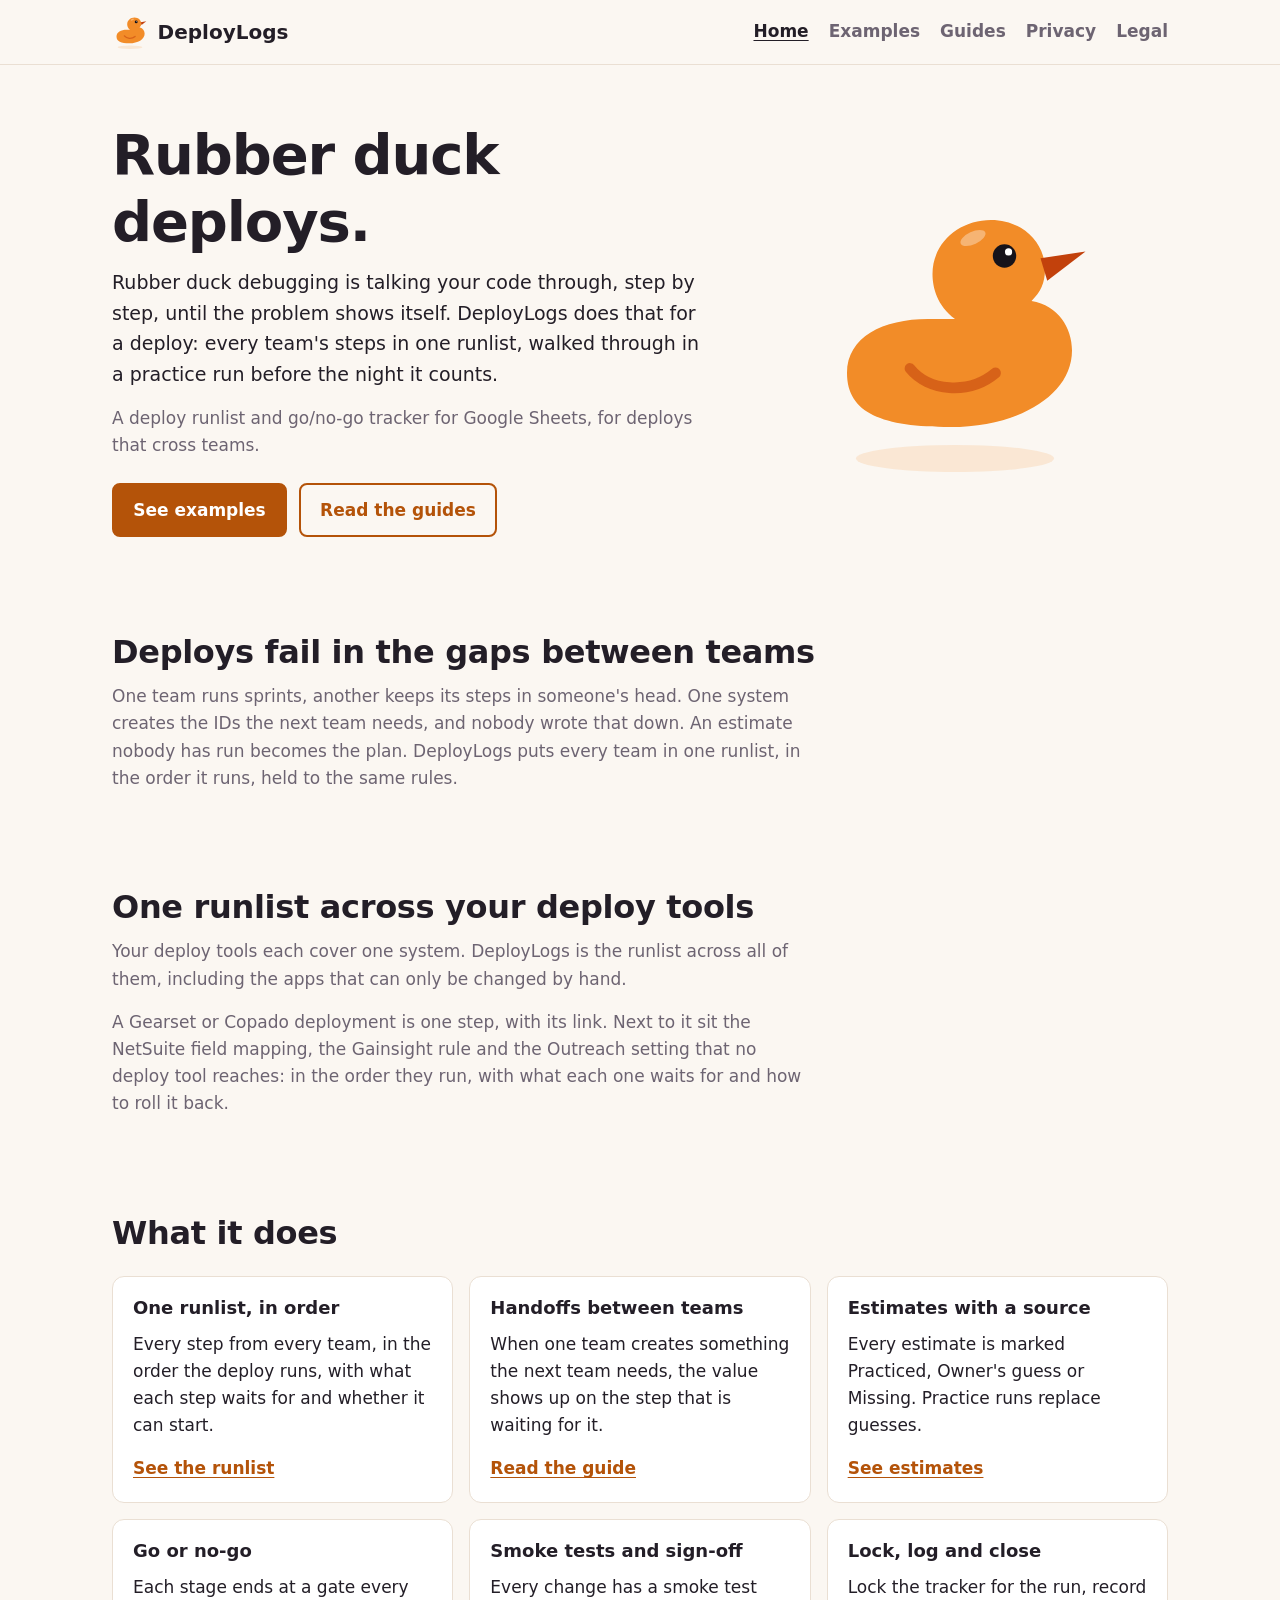
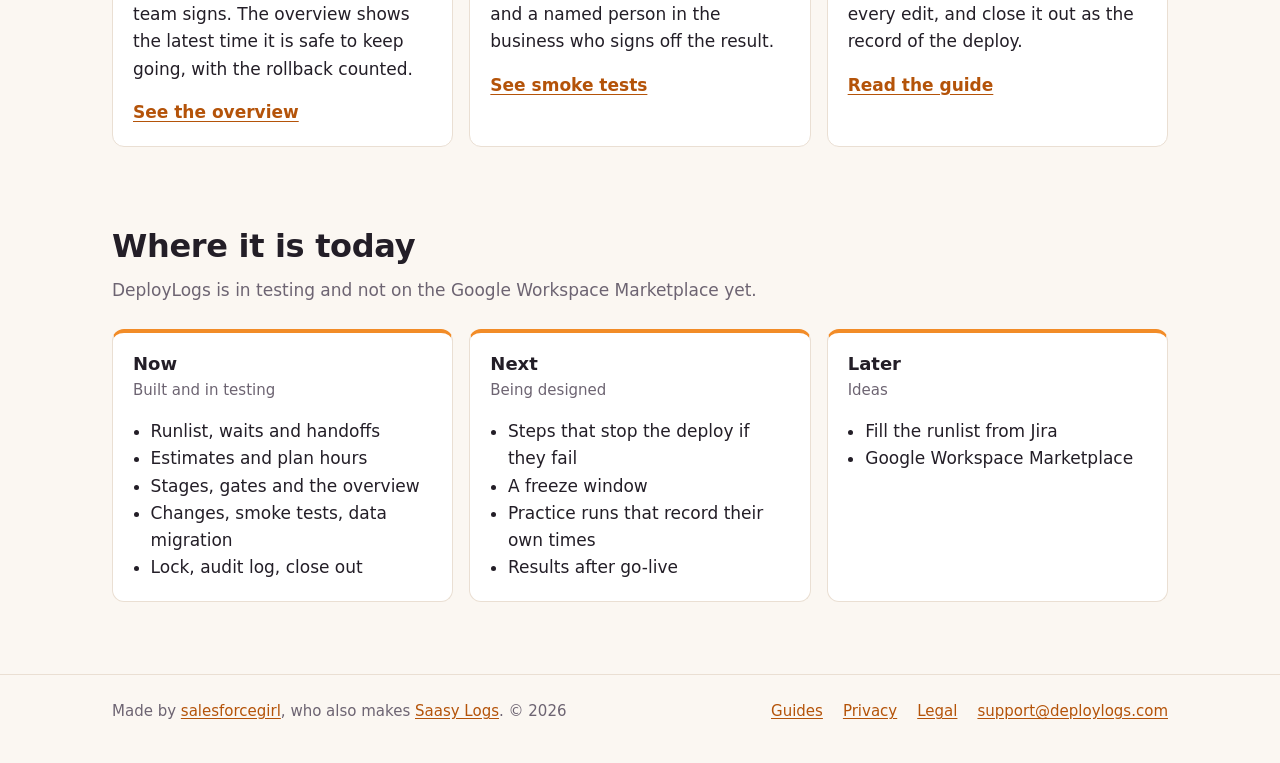
<file: index.html>
<!doctype html>
<html lang="en">
<head>
<meta charset="utf-8">
<meta name="viewport" content="width=device-width, initial-scale=1">
<title>DeployLogs</title>
<meta name="description" content="A deploy runlist and go/no-go tracker for Google Sheets, for deploys that cross teams.">
<link rel="canonical" href="https://deploylogs.com/">
<meta name="theme-color" content="#fbf7f2" media="(prefers-color-scheme: light)">
<meta name="theme-color" content="#16131a" media="(prefers-color-scheme: dark)">
<meta property="og:type" content="website">
<meta property="og:url" content="https://deploylogs.com/">
<meta property="og:site_name" content="DeployLogs">
<meta property="og:title" content="DeployLogs">
<meta property="og:description" content="A deploy runlist and go/no-go tracker for Google Sheets, for deploys that cross teams.">
<meta property="og:image" content="https://deploylogs.com/og-image.png?v=1">
<meta property="og:image:width" content="1200">
<meta property="og:image:height" content="630">
<meta property="og:image:alt" content="An orange rubber duck beside the words DeployLogs, Rubber duck deploys">
<meta name="twitter:card" content="summary_large_image">
<meta name="twitter:image" content="https://deploylogs.com/og-image.png?v=1">
<link rel="icon" type="image/svg+xml" href="/favicon.svg?v=1">
<link rel="icon" href="/favicon.ico?v=1" sizes="any">
<link rel="apple-touch-icon" href="/apple-touch-icon.png?v=1">
<link rel="stylesheet" href="/styles.css?v=6">
</head>
<body>
<a class="skip" href="#main">Skip to content</a>

<header class="site-bar">
  <div class="wrap">
    <a class="brand" href="/"><img src="/brand/logo.svg" alt="" width="36" height="36"><span>DeployLogs</span></a>
    <nav class="site-nav" aria-label="Site">
      <ul>
        <li><a href="/" aria-current="page">Home</a></li>
        <li><a href="/examples.html">Examples</a></li>
        <li><a href="/guides/">Guides</a></li>
        <li><a href="/privacy.html">Privacy</a></li>
        <li><a href="/legal.html">Legal</a></li>
      </ul>
    </nav>
  </div>
</header>

<main id="main">
  <section class="hero">
    <div class="wrap hero-grid">
      <div>
        <h1>Rubber duck deploys.</h1>
        <p class="lede">
          Rubber duck debugging is talking your code through, step by step, until
          the problem shows itself. DeployLogs does that for a deploy: every
          team's steps in one runlist, walked through in a practice run before
          the night it counts.
        </p>
        <p class="lede small">A deploy runlist and go/no-go tracker for Google Sheets, for deploys that cross teams.</p>
        <p class="actions">
          <a class="button" href="/examples.html">See examples</a>
          <a class="button ghost" href="/guides/">Read the guides</a>
        </p>
      </div>
      <img class="hero-duck" src="/brand/logo.svg" alt="" width="288" height="288">
    </div>
  </section>

  <section class="wrap" aria-labelledby="gaps">
    <h2 id="gaps">Deploys fail in the gaps between teams</h2>
    <p class="section-lede">
      One team runs sprints, another keeps its steps in someone's head. One
      system creates the IDs the next team needs, and nobody wrote that down. An
      estimate nobody has run becomes the plan. DeployLogs puts every team in
      one runlist, in the order it runs, held to the same rules.
    </p>
  </section>

  <section class="wrap" aria-labelledby="across">
    <h2 id="across">One runlist across your deploy tools</h2>
    <p class="section-lede">
      Your deploy tools each cover one system. DeployLogs is the runlist across
      all of them, including the apps that can only be changed by hand.
    </p>
    <p class="section-lede">
      A Gearset or Copado deployment is one step, with its link. Next to it sit
      the NetSuite field mapping, the Gainsight rule and the Outreach setting
      that no deploy tool reaches: in the order they run, with what each one
      waits for and how to roll it back.
    </p>
  </section>

  <section class="wrap" aria-labelledby="does">
    <h2 id="does">What it does</h2>
    <div class="cards">
      <article class="card">
        <h3>One runlist, in order</h3>
        <p>Every step from every team, in the order the deploy runs, with what each step waits for and whether it can start.</p>
        <p class="more"><a href="/examples.html#runlist">See the runlist</a></p>
      </article>
      <article class="card">
        <h3>Handoffs between teams</h3>
        <p>When one team creates something the next team needs, the value shows up on the step that is waiting for it.</p>
        <p class="more"><a href="/guides/order-and-handoffs.html">Read the guide</a></p>
      </article>
      <article class="card">
        <h3>Estimates with a source</h3>
        <p>Every estimate is marked Practiced, Owner's guess or Missing. Practice runs replace guesses.</p>
        <p class="more"><a href="/examples.html#estimates">See estimates</a></p>
      </article>
      <article class="card">
        <h3>Go or no-go</h3>
        <p>Each stage ends at a gate every team signs. The overview shows the latest time it is safe to keep going, with the rollback counted.</p>
        <p class="more"><a href="/examples.html#overview">See the overview</a></p>
      </article>
      <article class="card">
        <h3>Smoke tests and sign-off</h3>
        <p>Every change has a smoke test and a named person in the business who signs off the result.</p>
        <p class="more"><a href="/examples.html#smoke-tests">See smoke tests</a></p>
      </article>
      <article class="card">
        <h3>Lock, log and close</h3>
        <p>Lock the tracker for the run, record every edit, and close it out as the record of the deploy.</p>
        <p class="more"><a href="/guides/after-the-deploy.html">Read the guide</a></p>
      </article>
    </div>
  </section>

  <section class="wrap" aria-labelledby="status">
    <h2 id="status">Where it is today</h2>
    <p class="section-lede">DeployLogs is in testing and not on the Google Workspace Marketplace yet.</p>
    <div class="stages">
      <div class="stage">
        <h3>Now</h3>
        <p class="stage-sub">Built and in testing</p>
        <ul>
          <li>Runlist, waits and handoffs</li>
          <li>Estimates and plan hours</li>
          <li>Stages, gates and the overview</li>
          <li>Changes, smoke tests, data migration</li>
          <li>Lock, audit log, close out</li>
        </ul>
      </div>
      <div class="stage">
        <h3>Next</h3>
        <p class="stage-sub">Being designed</p>
        <ul>
          <li>Steps that stop the deploy if they fail</li>
          <li>A freeze window</li>
          <li>Practice runs that record their own times</li>
          <li>Results after go-live</li>
        </ul>
      </div>
      <div class="stage">
        <h3>Later</h3>
        <p class="stage-sub">Ideas</p>
        <ul>
          <li>Fill the runlist from Jira</li>
          <li>Google Workspace Marketplace</li>
        </ul>
      </div>
    </div>
  </section>

</main>

<footer>
  <div class="wrap footer-grid">
    <p>Made by <a href="https://salesforcegirl.org">salesforcegirl</a>, who also makes <a href="https://saasylogs.com">Saasy Logs</a>. © 2026</p>
    <ul>
      <li><a href="/guides/">Guides</a></li>
      <li><a href="/privacy.html">Privacy</a></li>
      <li><a href="/legal.html">Legal</a></li>
      <li><a href="mailto:support@deploylogs.com">support@deploylogs.com</a></li>
    </ul>
  </div>
</footer>
<script data-goatcounter="https://deploylogs.goatcounter.com/count" async src="/count.js?v=1"></script>
</body>
</html>
</file>
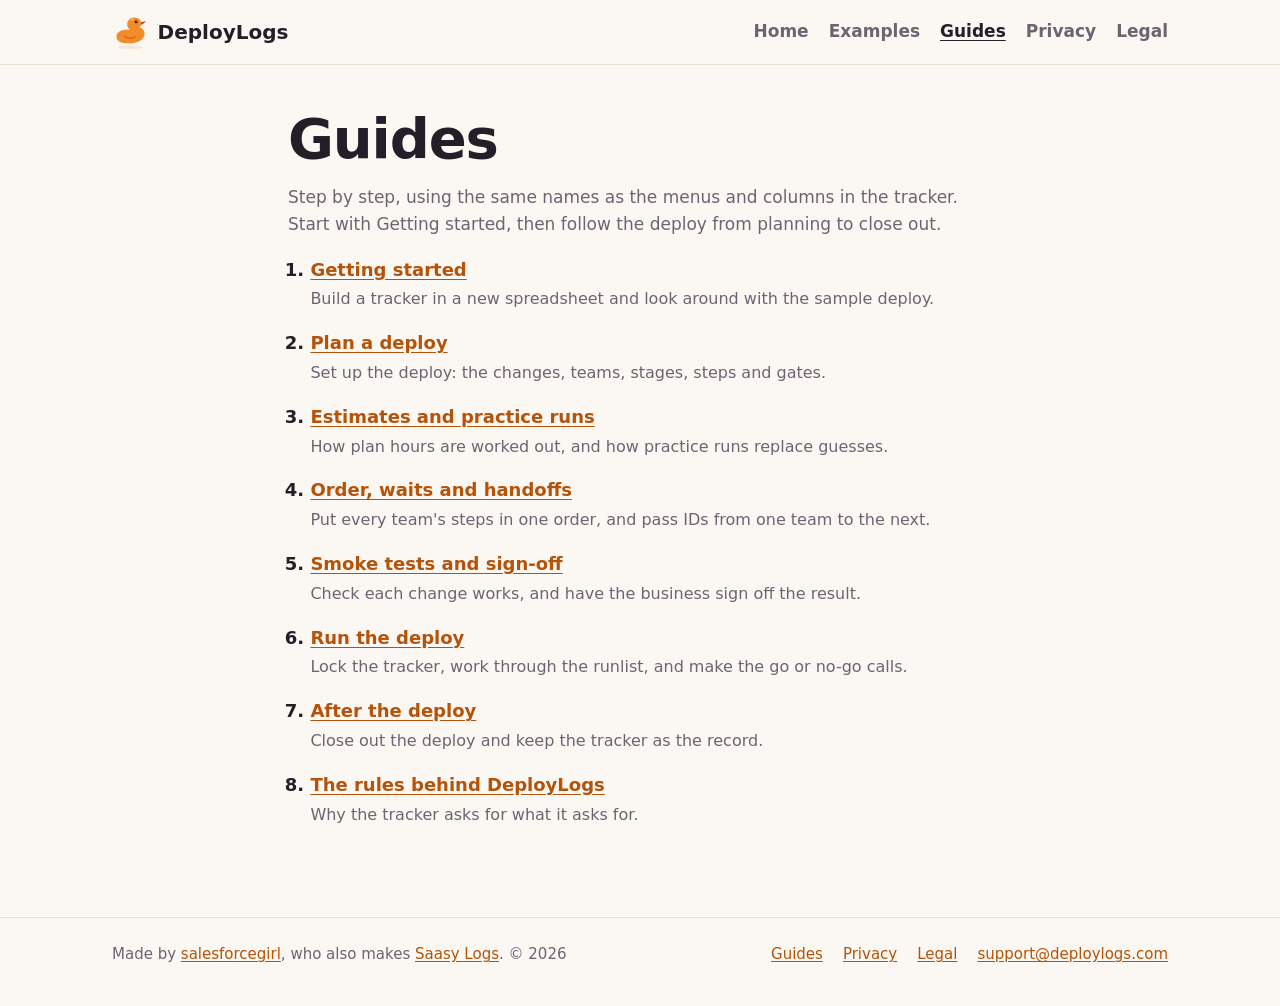
<file: guides/index.html>
<!doctype html>
<html lang="en">
<head>
<meta charset="utf-8">
<meta name="viewport" content="width=device-width, initial-scale=1">
<title>Guides · DeployLogs</title>
<meta name="description" content="How to use DeployLogs, from building a tracker to closing out a deploy.">
<link rel="canonical" href="https://deploylogs.com/guides/">
<meta name="theme-color" content="#fbf7f2" media="(prefers-color-scheme: light)">
<meta name="theme-color" content="#16131a" media="(prefers-color-scheme: dark)">
<meta property="og:type" content="website">
<meta property="og:url" content="https://deploylogs.com/guides/">
<meta property="og:site_name" content="DeployLogs">
<meta property="og:title" content="Guides · DeployLogs">
<meta property="og:description" content="How to use DeployLogs, from building a tracker to closing out a deploy.">
<meta property="og:image" content="https://deploylogs.com/og-image.png?v=1">
<meta property="og:image:width" content="1200">
<meta property="og:image:height" content="630">
<meta property="og:image:alt" content="An orange rubber duck beside the words DeployLogs, Rubber duck deploys">
<meta name="twitter:card" content="summary_large_image">
<meta name="twitter:image" content="https://deploylogs.com/og-image.png?v=1">
<link rel="icon" type="image/svg+xml" href="/favicon.svg?v=1">
<link rel="icon" href="/favicon.ico?v=1" sizes="any">
<link rel="apple-touch-icon" href="/apple-touch-icon.png?v=1">
<link rel="stylesheet" href="/styles.css?v=6">
</head>
<body>
<a class="skip" href="#main">Skip to content</a>

<header class="site-bar">
  <div class="wrap">
    <a class="brand" href="/"><img src="/brand/logo.svg" alt="" width="36" height="36"><span>DeployLogs</span></a>
    <nav class="site-nav" aria-label="Site">
      <ul>
        <li><a href="/">Home</a></li>
        <li><a href="/examples.html">Examples</a></li>
        <li><a href="/guides/" aria-current="page">Guides</a></li>
        <li><a href="/privacy.html">Privacy</a></li>
        <li><a href="/legal.html">Legal</a></li>
      </ul>
    </nav>
  </div>
</header>

<main id="main">
  <section class="wrap legal">
    <h1>Guides</h1>
    <p class="section-lede">Step by step, using the same names as the menus and columns in the tracker. Start with Getting started, then follow the deploy from planning to close out.</p>
    <ol class="guide-list">
      <li><a href="getting-started.html">Getting started</a><br><span class="guide-summary">Build a tracker in a new spreadsheet and look around with the sample deploy.</span></li>
      <li><a href="plan-a-deploy.html">Plan a deploy</a><br><span class="guide-summary">Set up the deploy: the changes, teams, stages, steps and gates.</span></li>
      <li><a href="estimates.html">Estimates and practice runs</a><br><span class="guide-summary">How plan hours are worked out, and how practice runs replace guesses.</span></li>
      <li><a href="order-and-handoffs.html">Order, waits and handoffs</a><br><span class="guide-summary">Put every team's steps in one order, and pass IDs from one team to the next.</span></li>
      <li><a href="smoke-tests-and-sign-off.html">Smoke tests and sign-off</a><br><span class="guide-summary">Check each change works, and have the business sign off the result.</span></li>
      <li><a href="run-the-deploy.html">Run the deploy</a><br><span class="guide-summary">Lock the tracker, work through the runlist, and make the go or no-go calls.</span></li>
      <li><a href="after-the-deploy.html">After the deploy</a><br><span class="guide-summary">Close out the deploy and keep the tracker as the record.</span></li>
      <li><a href="principles.html">The rules behind DeployLogs</a><br><span class="guide-summary">Why the tracker asks for what it asks for.</span></li>
    </ol>
  </section>

</main>

<footer>
  <div class="wrap footer-grid">
    <p>Made by <a href="https://salesforcegirl.org">salesforcegirl</a>, who also makes <a href="https://saasylogs.com">Saasy Logs</a>. © 2026</p>
    <ul>
      <li><a href="/guides/">Guides</a></li>
      <li><a href="/privacy.html">Privacy</a></li>
      <li><a href="/legal.html">Legal</a></li>
      <li><a href="mailto:support@deploylogs.com">support@deploylogs.com</a></li>
    </ul>
  </div>
</footer>
<script data-goatcounter="https://deploylogs.goatcounter.com/count" async src="/count.js?v=1"></script>
</body>
</html>
</file>
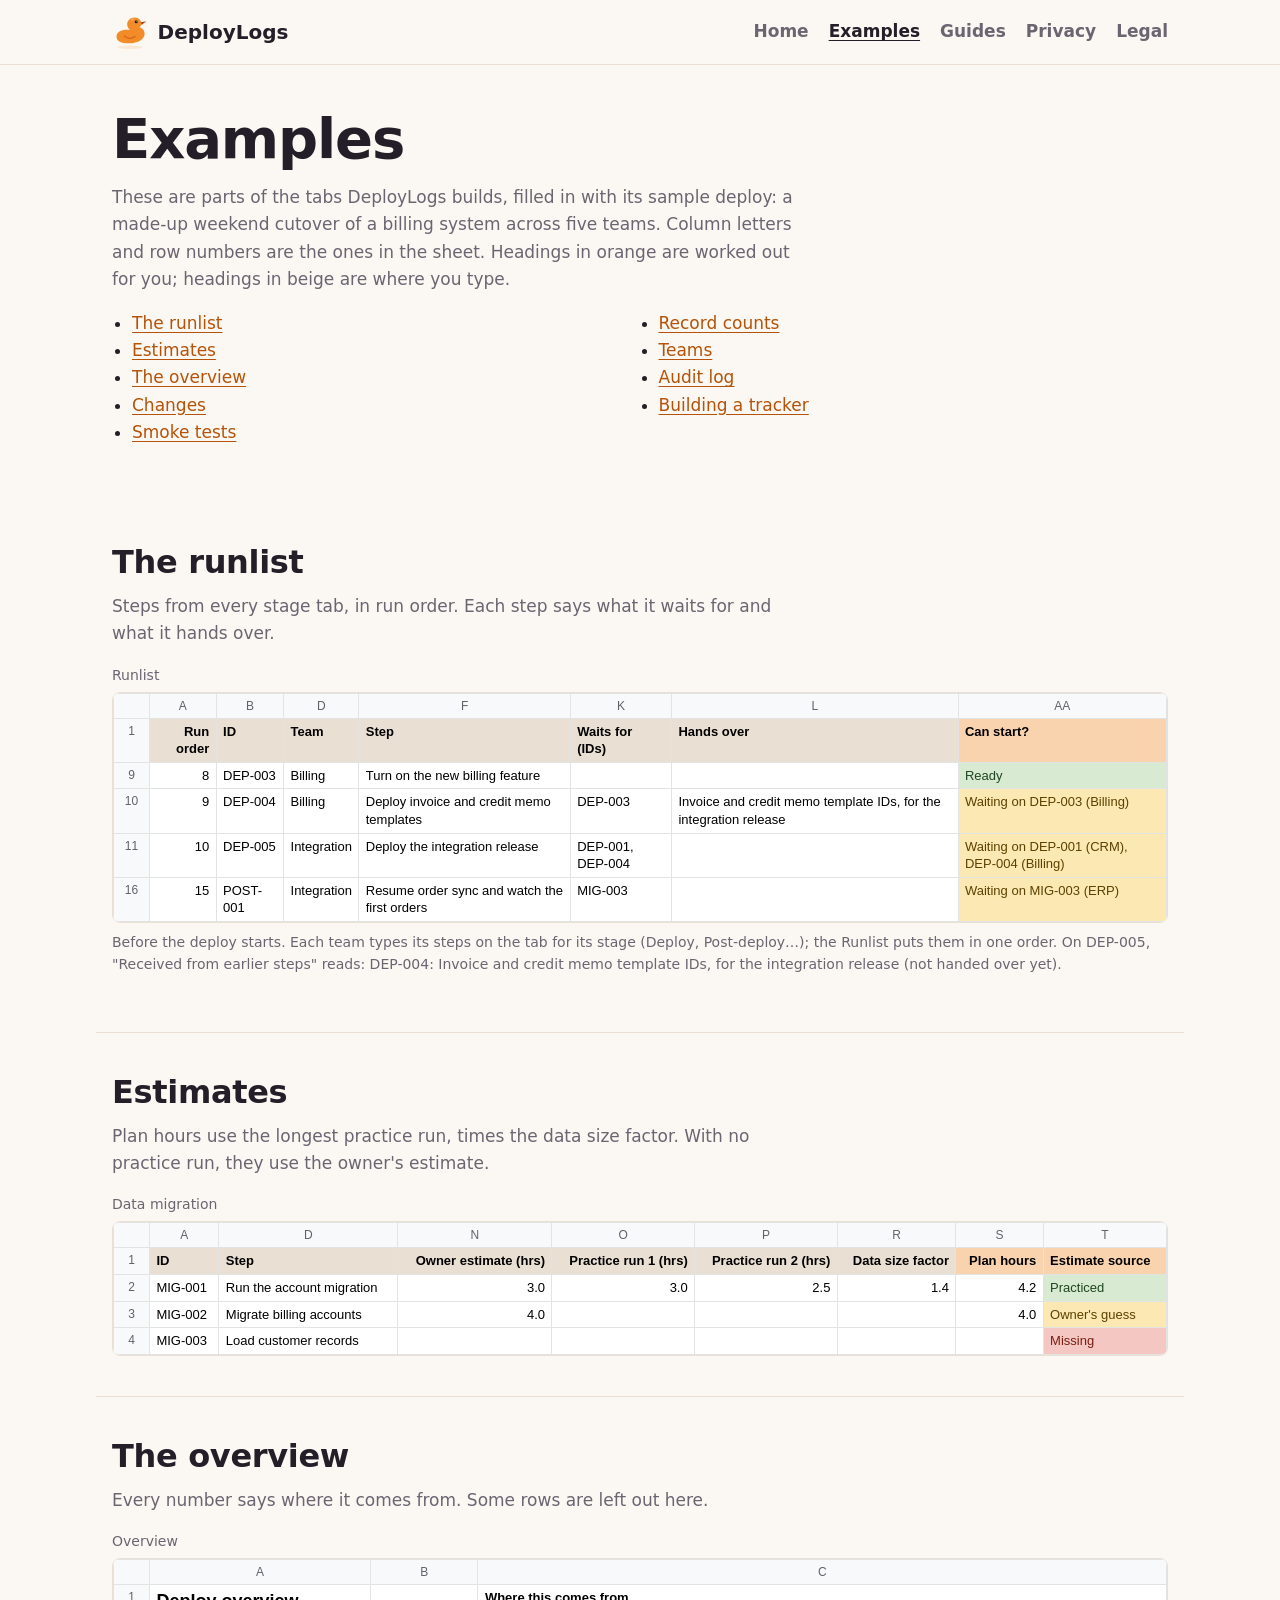
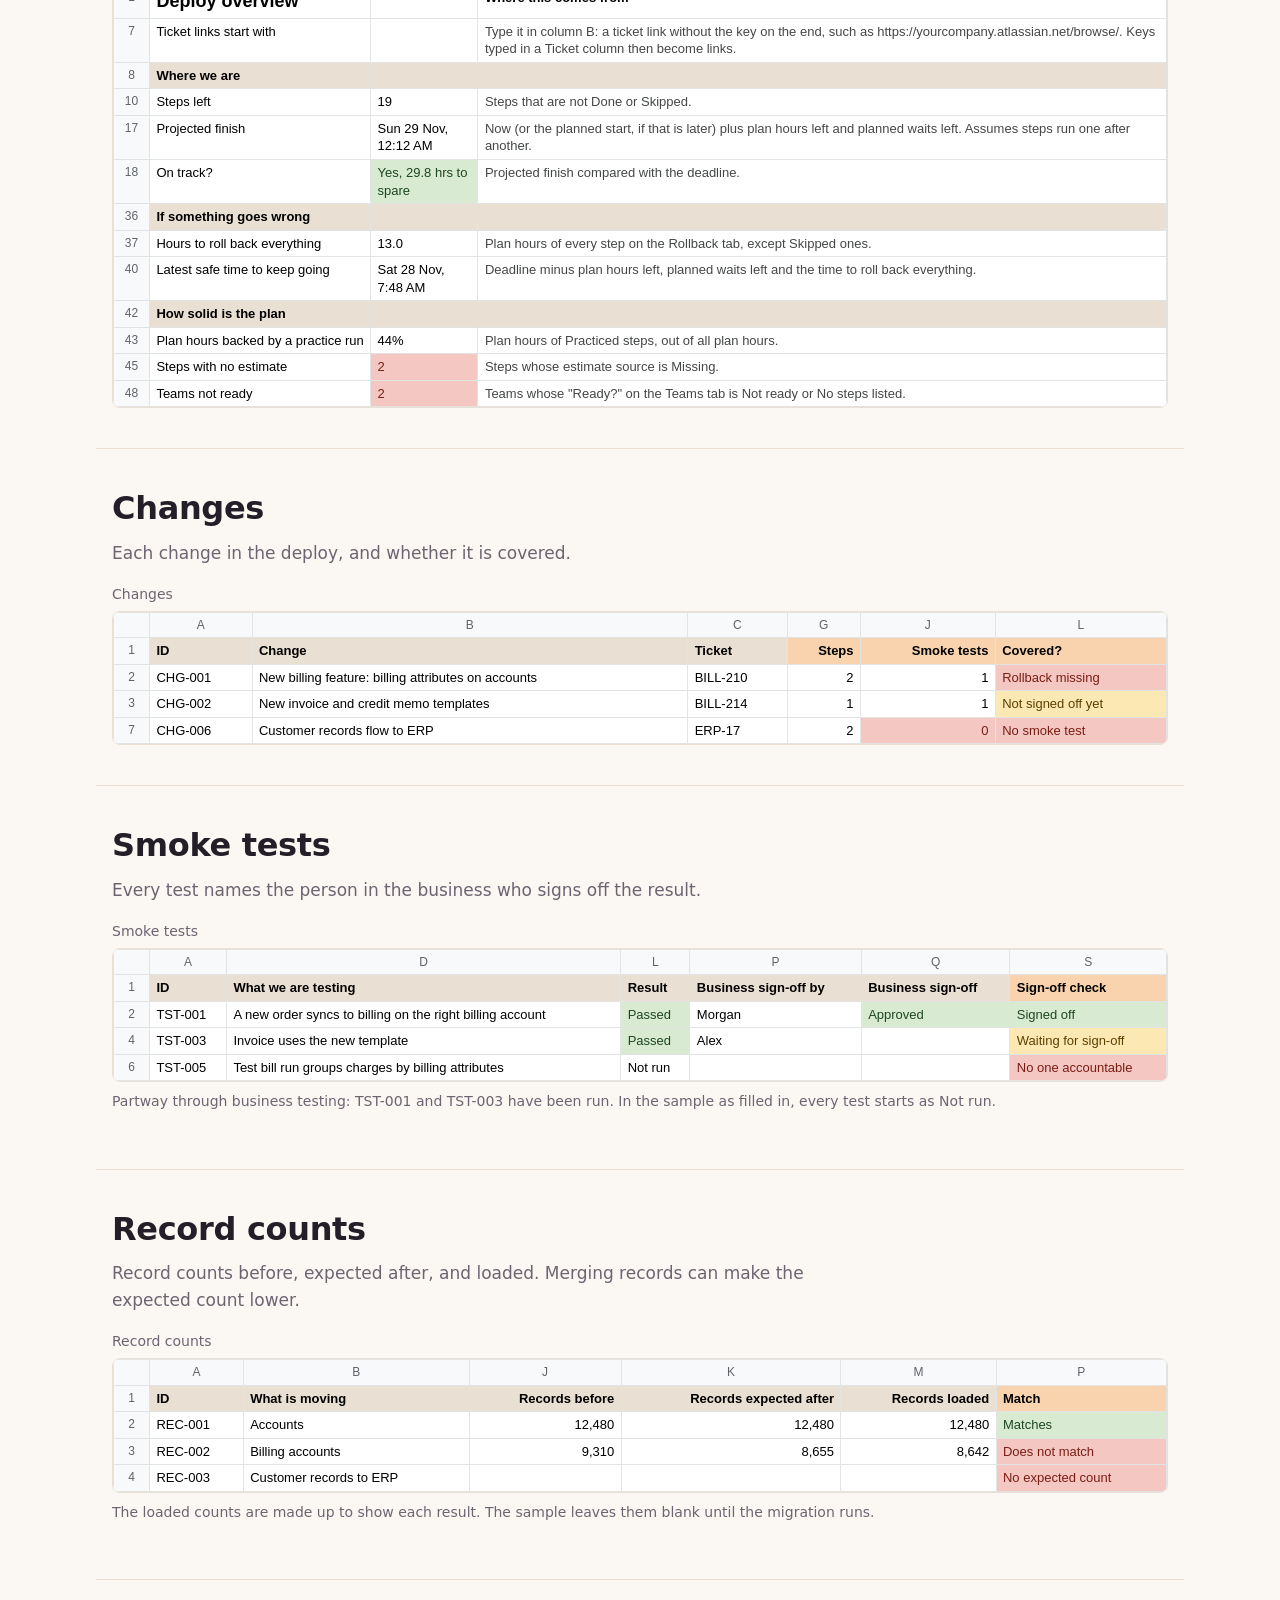
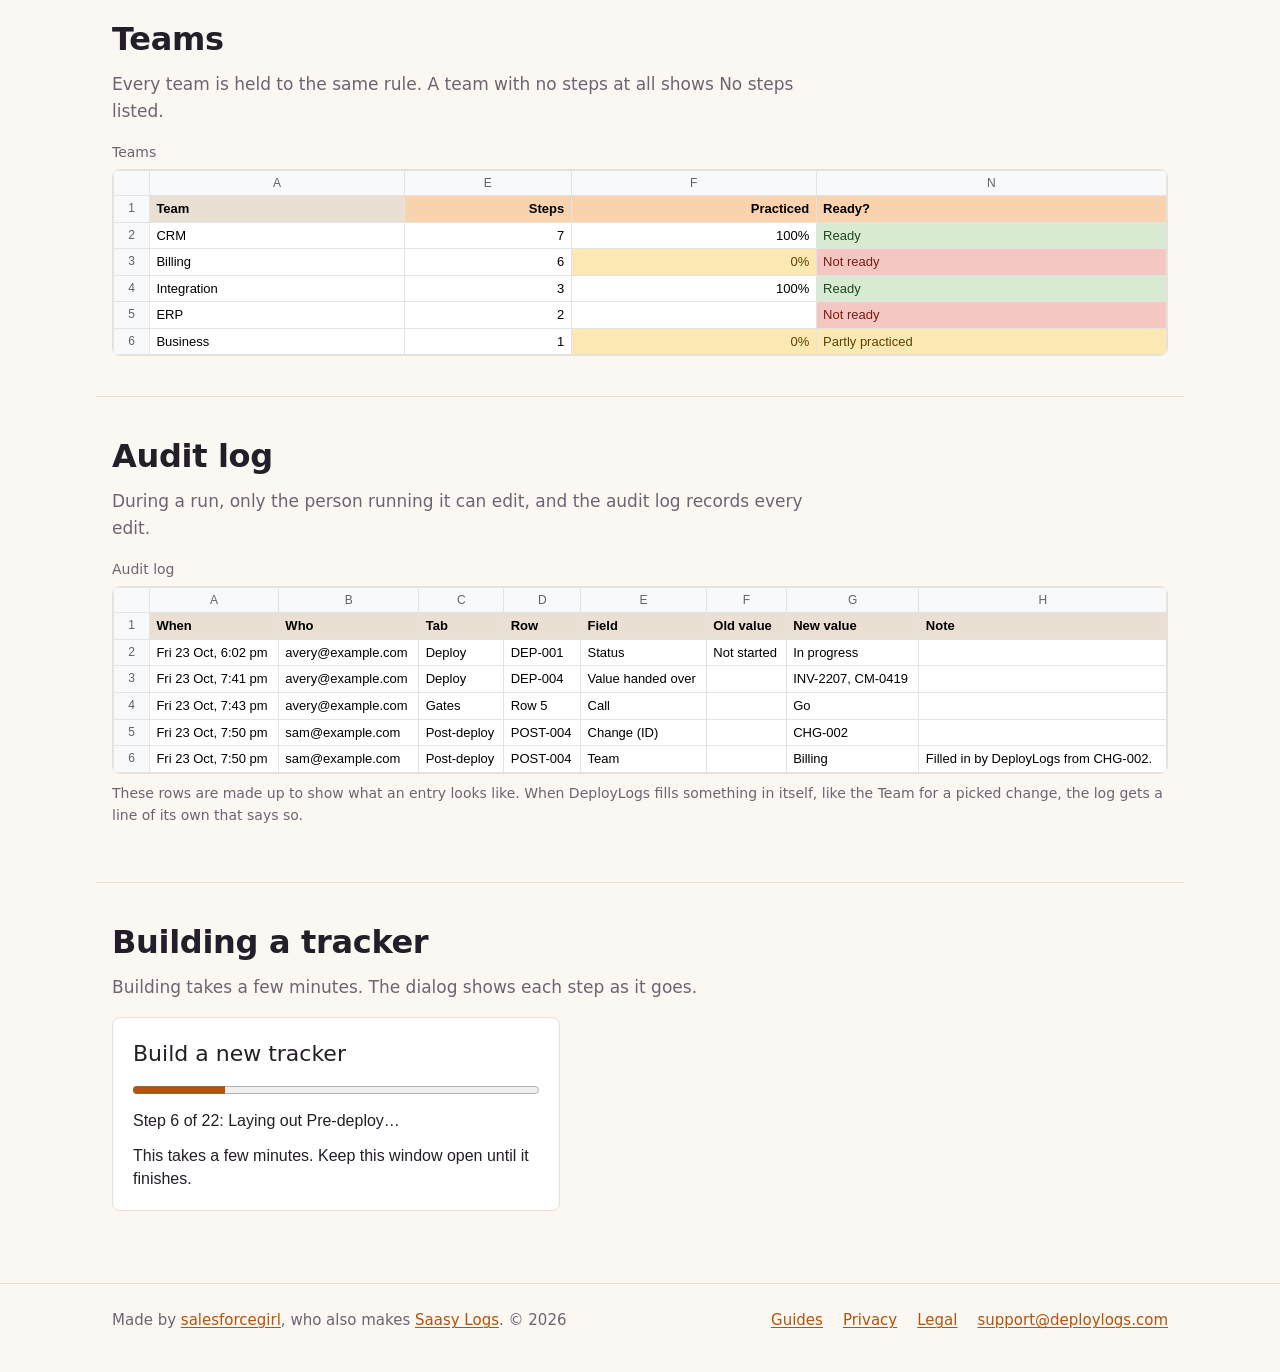
<file: examples.html>
<!doctype html>
<html lang="en">
<head>
<meta charset="utf-8">
<meta name="viewport" content="width=device-width, initial-scale=1">
<title>Examples · DeployLogs</title>
<meta name="description" content="Parts of the tabs DeployLogs builds, filled in with its sample deploy.">
<link rel="canonical" href="https://deploylogs.com/examples.html">
<meta name="theme-color" content="#fbf7f2" media="(prefers-color-scheme: light)">
<meta name="theme-color" content="#16131a" media="(prefers-color-scheme: dark)">
<meta property="og:type" content="website">
<meta property="og:url" content="https://deploylogs.com/examples.html">
<meta property="og:site_name" content="DeployLogs">
<meta property="og:title" content="Examples · DeployLogs">
<meta property="og:description" content="Parts of the tabs DeployLogs builds, filled in with its sample deploy.">
<meta property="og:image" content="https://deploylogs.com/og-image.png?v=1">
<meta property="og:image:width" content="1200">
<meta property="og:image:height" content="630">
<meta property="og:image:alt" content="An orange rubber duck beside the words DeployLogs, Rubber duck deploys">
<meta name="twitter:card" content="summary_large_image">
<meta name="twitter:image" content="https://deploylogs.com/og-image.png?v=1">
<link rel="icon" type="image/svg+xml" href="/favicon.svg?v=1">
<link rel="icon" href="/favicon.ico?v=1" sizes="any">
<link rel="apple-touch-icon" href="/apple-touch-icon.png?v=1">
<link rel="stylesheet" href="/styles.css?v=6">
</head>
<body>
<a class="skip" href="#main">Skip to content</a>

<header class="site-bar">
  <div class="wrap">
    <a class="brand" href="/"><img src="/brand/logo.svg" alt="" width="36" height="36"><span>DeployLogs</span></a>
    <nav class="site-nav" aria-label="Site">
      <ul>
        <li><a href="/">Home</a></li>
        <li><a href="/examples.html" aria-current="page">Examples</a></li>
        <li><a href="/guides/">Guides</a></li>
        <li><a href="/privacy.html">Privacy</a></li>
        <li><a href="/legal.html">Legal</a></li>
      </ul>
    </nav>
  </div>
</header>

<main id="main">
  <section class="wrap">
    <h1>Examples</h1>
    <p class="section-lede">
      These are parts of the tabs DeployLogs builds, filled in with its sample
      deploy: a made-up weekend cutover of a billing system across five teams.
      Column letters and row numbers are the ones in the sheet. Headings in
      orange are worked out for you; headings in beige are where you type.
    </p>
    <ul class="toc">
      <li><a href="#runlist">The runlist</a></li>
      <li><a href="#estimates">Estimates</a></li>
      <li><a href="#overview">The overview</a></li>
      <li><a href="#changes">Changes</a></li>
      <li><a href="#smoke-tests">Smoke tests</a></li>
      <li><a href="#data">Record counts</a></li>
      <li><a href="#teams">Teams</a></li>
      <li><a href="#lock">Audit log</a></li>
      <li><a href="#build">Building a tracker</a></li>
    </ul>
  </section>

  <section class="wrap example" aria-labelledby="runlist">
    <h2 id="runlist">The runlist</h2>
    <p class="section-lede">Steps from every stage tab, in run order. Each step says what it waits for and what it hands over.</p>
    <figure class="sheet-figure">
      <figcaption>Runlist</figcaption>
      <div class="sheet" role="region" aria-label="Runlist" tabindex="0">
        <table class="gs wide">
          <thead><tr><th scope="col" class="corner"></th><th scope="col" class="col">A</th><th scope="col" class="col">B</th><th scope="col" class="col">D</th><th scope="col" class="col">F</th><th scope="col" class="col">K</th><th scope="col" class="col">L</th><th scope="col" class="col">AA</th></tr><tr><th scope="row" class="rownum">1</th><th scope="col" class="hd in num">Run order</th><th scope="col" class="hd in">ID</th><th scope="col" class="hd in">Team</th><th scope="col" class="hd in">Step</th><th scope="col" class="hd in">Waits for (IDs)</th><th scope="col" class="hd in">Hands over</th><th scope="col" class="hd calc">Can start?</th></tr></thead>
          <tbody>
            <tr><th scope="row" class="rownum">9</th><td class="num">8</td><td>DEP-003</td><td>Billing</td><td>Turn on the new billing feature</td><td></td><td></td><td class="good">Ready</td></tr>
            <tr><th scope="row" class="rownum">10</th><td class="num">9</td><td>DEP-004</td><td>Billing</td><td>Deploy invoice and credit memo templates</td><td>DEP-003</td><td>Invoice and credit memo template IDs, for the integration release</td><td class="warn">Waiting on DEP-003 (Billing)</td></tr>
            <tr><th scope="row" class="rownum">11</th><td class="num">10</td><td>DEP-005</td><td>Integration</td><td>Deploy the integration release</td><td>DEP-001, DEP-004</td><td></td><td class="warn">Waiting on DEP-001 (CRM), DEP-004 (Billing)</td></tr>
            <tr><th scope="row" class="rownum">16</th><td class="num">15</td><td>POST-001</td><td>Integration</td><td>Resume order sync and watch the first orders</td><td>MIG-003</td><td></td><td class="warn">Waiting on MIG-003 (ERP)</td></tr>
          </tbody>
        </table>
      </div>
    </figure>
    <p class="legend">Before the deploy starts. Each team types its steps on the tab for its stage (Deploy, Post-deploy…); the Runlist puts them in one order. On DEP-005, "Received from earlier steps" reads: DEP-004: Invoice and credit memo template IDs, for the integration release (not handed over yet).</p>
  </section>

  <section class="wrap example" aria-labelledby="estimates">
    <h2 id="estimates">Estimates</h2>
    <p class="section-lede">Plan hours use the longest practice run, times the data size factor. With no practice run, they use the owner's estimate.</p>
    <figure class="sheet-figure">
      <figcaption>Data migration</figcaption>
      <div class="sheet" role="region" aria-label="Data migration" tabindex="0">
        <table class="gs wide">
          <thead><tr><th scope="col" class="corner"></th><th scope="col" class="col">A</th><th scope="col" class="col">D</th><th scope="col" class="col">N</th><th scope="col" class="col">O</th><th scope="col" class="col">P</th><th scope="col" class="col">R</th><th scope="col" class="col">S</th><th scope="col" class="col">T</th></tr><tr><th scope="row" class="rownum">1</th><th scope="col" class="hd in">ID</th><th scope="col" class="hd in">Step</th><th scope="col" class="hd in num">Owner estimate (hrs)</th><th scope="col" class="hd in num">Practice run 1 (hrs)</th><th scope="col" class="hd in num">Practice run 2 (hrs)</th><th scope="col" class="hd in num">Data size factor</th><th scope="col" class="hd calc num">Plan hours</th><th scope="col" class="hd calc">Estimate source</th></tr></thead>
          <tbody>
            <tr><th scope="row" class="rownum">2</th><td>MIG-001</td><td>Run the account migration</td><td class="num">3.0</td><td class="num">3.0</td><td class="num">2.5</td><td class="num">1.4</td><td class="num">4.2</td><td class="good">Practiced</td></tr>
            <tr><th scope="row" class="rownum">3</th><td>MIG-002</td><td>Migrate billing accounts</td><td class="num">4.0</td><td class="num"></td><td class="num"></td><td class="num"></td><td class="num">4.0</td><td class="warn">Owner&#x27;s guess</td></tr>
            <tr><th scope="row" class="rownum">4</th><td>MIG-003</td><td>Load customer records</td><td class="num"></td><td class="num"></td><td class="num"></td><td class="num"></td><td class="num"></td><td class="bad">Missing</td></tr>
          </tbody>
        </table>
      </div>
    </figure>
  </section>

  <section class="wrap example" aria-labelledby="overview">
    <h2 id="overview">The overview</h2>
    <p class="section-lede">Every number says where it comes from. Some rows are left out here.</p>
    <figure class="sheet-figure">
      <figcaption>Overview</figcaption>
      <div class="sheet" role="region" aria-label="Overview" tabindex="0">
        <table class="gs overview">
          <thead><tr><th scope="col" class="corner"></th><th scope="col" class="col">A</th><th scope="col" class="col">B</th><th scope="col" class="col">C</th></tr></thead>
          <tbody>
            <tr><th scope="row" class="rownum">1</th><td class="title">Deploy overview</td><td></td><td class="bold">Where this comes from</td></tr>
            <tr><th scope="row" class="rownum">7</th><td>Ticket links start with</td><td></td><td class="origin">Type it in column B: a ticket link without the key on the end, such as https://yourcompany.atlassian.net/browse/. Keys typed in a Ticket column then become links.</td></tr>
            <tr><th scope="row" class="rownum">8</th><td class="section">Where we are</td><td class="section"></td><td class="section"></td></tr>
            <tr><th scope="row" class="rownum">10</th><td>Steps left</td><td>19</td><td class="origin">Steps that are not Done or Skipped.</td></tr>
            <tr><th scope="row" class="rownum">17</th><td>Projected finish</td><td>Sun 29 Nov, 12:12 AM</td><td class="origin">Now (or the planned start, if that is later) plus plan hours left and planned waits left. Assumes steps run one after another.</td></tr>
            <tr><th scope="row" class="rownum">18</th><td>On track?</td><td class="good">Yes, 29.8 hrs to spare</td><td class="origin">Projected finish compared with the deadline.</td></tr>
            <tr><th scope="row" class="rownum">36</th><td class="section">If something goes wrong</td><td class="section"></td><td class="section"></td></tr>
            <tr><th scope="row" class="rownum">37</th><td>Hours to roll back everything</td><td>13.0</td><td class="origin">Plan hours of every step on the Rollback tab, except Skipped ones.</td></tr>
            <tr><th scope="row" class="rownum">40</th><td>Latest safe time to keep going</td><td>Sat 28 Nov, 7:48 AM</td><td class="origin">Deadline minus plan hours left, planned waits left and the time to roll back everything.</td></tr>
            <tr><th scope="row" class="rownum">42</th><td class="section">How solid is the plan</td><td class="section"></td><td class="section"></td></tr>
            <tr><th scope="row" class="rownum">43</th><td>Plan hours backed by a practice run</td><td>44%</td><td class="origin">Plan hours of Practiced steps, out of all plan hours.</td></tr>
            <tr><th scope="row" class="rownum">45</th><td>Steps with no estimate</td><td class="bad">2</td><td class="origin">Steps whose estimate source is Missing.</td></tr>
            <tr><th scope="row" class="rownum">48</th><td>Teams not ready</td><td class="bad">2</td><td class="origin">Teams whose &quot;Ready?&quot; on the Teams tab is Not ready or No steps listed.</td></tr>
          </tbody>
        </table>
      </div>
    </figure>
  </section>

  <section class="wrap example" aria-labelledby="changes">
    <h2 id="changes">Changes</h2>
    <p class="section-lede">Each change in the deploy, and whether it is covered.</p>
    <figure class="sheet-figure">
      <figcaption>Changes</figcaption>
      <div class="sheet" role="region" aria-label="Changes" tabindex="0">
        <table class="gs wide">
          <thead><tr><th scope="col" class="corner"></th><th scope="col" class="col">A</th><th scope="col" class="col">B</th><th scope="col" class="col">C</th><th scope="col" class="col">G</th><th scope="col" class="col">J</th><th scope="col" class="col">L</th></tr><tr><th scope="row" class="rownum">1</th><th scope="col" class="hd in">ID</th><th scope="col" class="hd in">Change</th><th scope="col" class="hd in">Ticket</th><th scope="col" class="hd calc num">Steps</th><th scope="col" class="hd calc num">Smoke tests</th><th scope="col" class="hd calc">Covered?</th></tr></thead>
          <tbody>
            <tr><th scope="row" class="rownum">2</th><td>CHG-001</td><td>New billing feature: billing attributes on accounts</td><td>BILL-210</td><td class="num">2</td><td class="num">1</td><td class="bad">Rollback missing</td></tr>
            <tr><th scope="row" class="rownum">3</th><td>CHG-002</td><td>New invoice and credit memo templates</td><td>BILL-214</td><td class="num">1</td><td class="num">1</td><td class="warn">Not signed off yet</td></tr>
            <tr><th scope="row" class="rownum">7</th><td>CHG-006</td><td>Customer records flow to ERP</td><td>ERP-17</td><td class="num">2</td><td class="bad num">0</td><td class="bad">No smoke test</td></tr>
          </tbody>
        </table>
      </div>
    </figure>
  </section>

  <section class="wrap example" aria-labelledby="smoke-tests">
    <h2 id="smoke-tests">Smoke tests</h2>
    <p class="section-lede">Every test names the person in the business who signs off the result.</p>
    <figure class="sheet-figure">
      <figcaption>Smoke tests</figcaption>
      <div class="sheet" role="region" aria-label="Smoke tests" tabindex="0">
        <table class="gs wide">
          <thead><tr><th scope="col" class="corner"></th><th scope="col" class="col">A</th><th scope="col" class="col">D</th><th scope="col" class="col">L</th><th scope="col" class="col">P</th><th scope="col" class="col">Q</th><th scope="col" class="col">S</th></tr><tr><th scope="row" class="rownum">1</th><th scope="col" class="hd in">ID</th><th scope="col" class="hd in">What we are testing</th><th scope="col" class="hd in">Result</th><th scope="col" class="hd in">Business sign-off by</th><th scope="col" class="hd in">Business sign-off</th><th scope="col" class="hd calc">Sign-off check</th></tr></thead>
          <tbody>
            <tr><th scope="row" class="rownum">2</th><td>TST-001</td><td>A new order syncs to billing on the right billing account</td><td class="good">Passed</td><td>Morgan</td><td class="good">Approved</td><td class="good">Signed off</td></tr>
            <tr><th scope="row" class="rownum">4</th><td>TST-003</td><td>Invoice uses the new template</td><td class="good">Passed</td><td>Alex</td><td></td><td class="warn">Waiting for sign-off</td></tr>
            <tr><th scope="row" class="rownum">6</th><td>TST-005</td><td>Test bill run groups charges by billing attributes</td><td>Not run</td><td></td><td></td><td class="bad">No one accountable</td></tr>
          </tbody>
        </table>
      </div>
    </figure>
    <p class="legend">Partway through business testing: TST-001 and TST-003 have been run. In the sample as filled in, every test starts as Not run.</p>
  </section>

  <section class="wrap example" aria-labelledby="data">
    <h2 id="data">Record counts</h2>
    <p class="section-lede">Record counts before, expected after, and loaded. Merging records can make the expected count lower.</p>
    <figure class="sheet-figure">
      <figcaption>Record counts</figcaption>
      <div class="sheet" role="region" aria-label="Record counts" tabindex="0">
        <table class="gs wide">
          <thead><tr><th scope="col" class="corner"></th><th scope="col" class="col">A</th><th scope="col" class="col">B</th><th scope="col" class="col">J</th><th scope="col" class="col">K</th><th scope="col" class="col">M</th><th scope="col" class="col">P</th></tr><tr><th scope="row" class="rownum">1</th><th scope="col" class="hd in">ID</th><th scope="col" class="hd in">What is moving</th><th scope="col" class="hd in num">Records before</th><th scope="col" class="hd in num">Records expected after</th><th scope="col" class="hd in num">Records loaded</th><th scope="col" class="hd calc">Match</th></tr></thead>
          <tbody>
            <tr><th scope="row" class="rownum">2</th><td>REC-001</td><td>Accounts</td><td class="num">12,480</td><td class="num">12,480</td><td class="num">12,480</td><td class="good">Matches</td></tr>
            <tr><th scope="row" class="rownum">3</th><td>REC-002</td><td>Billing accounts</td><td class="num">9,310</td><td class="num">8,655</td><td class="num">8,642</td><td class="bad">Does not match</td></tr>
            <tr><th scope="row" class="rownum">4</th><td>REC-003</td><td>Customer records to ERP</td><td class="num"></td><td class="num"></td><td class="num"></td><td class="bad">No expected count</td></tr>
          </tbody>
        </table>
      </div>
    </figure>
    <p class="legend">The loaded counts are made up to show each result. The sample leaves them blank until the migration runs.</p>
  </section>

  <section class="wrap example" aria-labelledby="teams">
    <h2 id="teams">Teams</h2>
    <p class="section-lede">Every team is held to the same rule. A team with no steps at all shows No steps listed.</p>
    <figure class="sheet-figure">
      <figcaption>Teams</figcaption>
      <div class="sheet" role="region" aria-label="Teams" tabindex="0">
        <table class="gs ">
          <thead><tr><th scope="col" class="corner"></th><th scope="col" class="col">A</th><th scope="col" class="col">E</th><th scope="col" class="col">F</th><th scope="col" class="col">N</th></tr><tr><th scope="row" class="rownum">1</th><th scope="col" class="hd in">Team</th><th scope="col" class="hd calc num">Steps</th><th scope="col" class="hd calc num">Practiced</th><th scope="col" class="hd calc">Ready?</th></tr></thead>
          <tbody>
            <tr><th scope="row" class="rownum">2</th><td>CRM</td><td class="num">7</td><td class="num">100%</td><td class="good">Ready</td></tr>
            <tr><th scope="row" class="rownum">3</th><td>Billing</td><td class="num">6</td><td class="warn num">0%</td><td class="bad">Not ready</td></tr>
            <tr><th scope="row" class="rownum">4</th><td>Integration</td><td class="num">3</td><td class="num">100%</td><td class="good">Ready</td></tr>
            <tr><th scope="row" class="rownum">5</th><td>ERP</td><td class="num">2</td><td class="num"></td><td class="bad">Not ready</td></tr>
            <tr><th scope="row" class="rownum">6</th><td>Business</td><td class="num">1</td><td class="warn num">0%</td><td class="warn">Partly practiced</td></tr>
          </tbody>
        </table>
      </div>
    </figure>
  </section>

  <section class="wrap example" aria-labelledby="lock">
    <h2 id="lock">Audit log</h2>
    <p class="section-lede">During a run, only the person running it can edit, and the audit log records every edit.</p>
    <figure class="sheet-figure">
      <figcaption>Audit log</figcaption>
      <div class="sheet" role="region" aria-label="Audit log" tabindex="0">
        <table class="gs wide">
          <thead><tr><th scope="col" class="corner"></th><th scope="col" class="col">A</th><th scope="col" class="col">B</th><th scope="col" class="col">C</th><th scope="col" class="col">D</th><th scope="col" class="col">E</th><th scope="col" class="col">F</th><th scope="col" class="col">G</th><th scope="col" class="col">H</th></tr><tr><th scope="row" class="rownum">1</th><th scope="col" class="hd in">When</th><th scope="col" class="hd in">Who</th><th scope="col" class="hd in">Tab</th><th scope="col" class="hd in">Row</th><th scope="col" class="hd in">Field</th><th scope="col" class="hd in">Old value</th><th scope="col" class="hd in">New value</th><th scope="col" class="hd in">Note</th></tr></thead>
          <tbody>
            <tr><th scope="row" class="rownum">2</th><td>Fri 23 Oct, 6:02 pm</td><td>avery@example.com</td><td>Deploy</td><td>DEP-001</td><td>Status</td><td>Not started</td><td>In progress</td><td></td></tr>
            <tr><th scope="row" class="rownum">3</th><td>Fri 23 Oct, 7:41 pm</td><td>avery@example.com</td><td>Deploy</td><td>DEP-004</td><td>Value handed over</td><td></td><td>INV-2207, CM-0419</td><td></td></tr>
            <tr><th scope="row" class="rownum">4</th><td>Fri 23 Oct, 7:43 pm</td><td>avery@example.com</td><td>Gates</td><td>Row 5</td><td>Call</td><td></td><td>Go</td><td></td></tr>
            <tr><th scope="row" class="rownum">5</th><td>Fri 23 Oct, 7:50 pm</td><td>sam@example.com</td><td>Post-deploy</td><td>POST-004</td><td>Change (ID)</td><td></td><td>CHG-002</td><td></td></tr>
            <tr><th scope="row" class="rownum">6</th><td>Fri 23 Oct, 7:50 pm</td><td>sam@example.com</td><td>Post-deploy</td><td>POST-004</td><td>Team</td><td></td><td>Billing</td><td>Filled in by DeployLogs from CHG-002.</td></tr>
          </tbody>
        </table>
      </div>
    </figure>
    <p class="legend">These rows are made up to show what an entry looks like. When DeployLogs fills something in itself, like the Team for a picked change, the log gets a line of its own that says so.</p>
  </section>

  <section class="wrap example" aria-labelledby="build">
    <h2 id="build">Building a tracker</h2>
    <p class="section-lede">Building takes a few minutes. The dialog shows each step as it goes.</p>
    <div class="gs-dialog" role="img" aria-label="The build dialog at step 6 of 22, Laying out Pre-deploy">
      <p class="gs-dialog-title">Build a new tracker</p>
      <progress max="22" value="5"></progress>
      <p>Step 6 of 22: Laying out Pre-deploy…</p>
      <p>This takes a few minutes. Keep this window open until it finishes.</p>
    </div>
  </section>

</main>

<footer>
  <div class="wrap footer-grid">
    <p>Made by <a href="https://salesforcegirl.org">salesforcegirl</a>, who also makes <a href="https://saasylogs.com">Saasy Logs</a>. © 2026</p>
    <ul>
      <li><a href="/guides/">Guides</a></li>
      <li><a href="/privacy.html">Privacy</a></li>
      <li><a href="/legal.html">Legal</a></li>
      <li><a href="mailto:support@deploylogs.com">support@deploylogs.com</a></li>
    </ul>
  </div>
</footer>
<script data-goatcounter="https://deploylogs.goatcounter.com/count" async src="/count.js?v=1"></script>
</body>
</html>
</file>
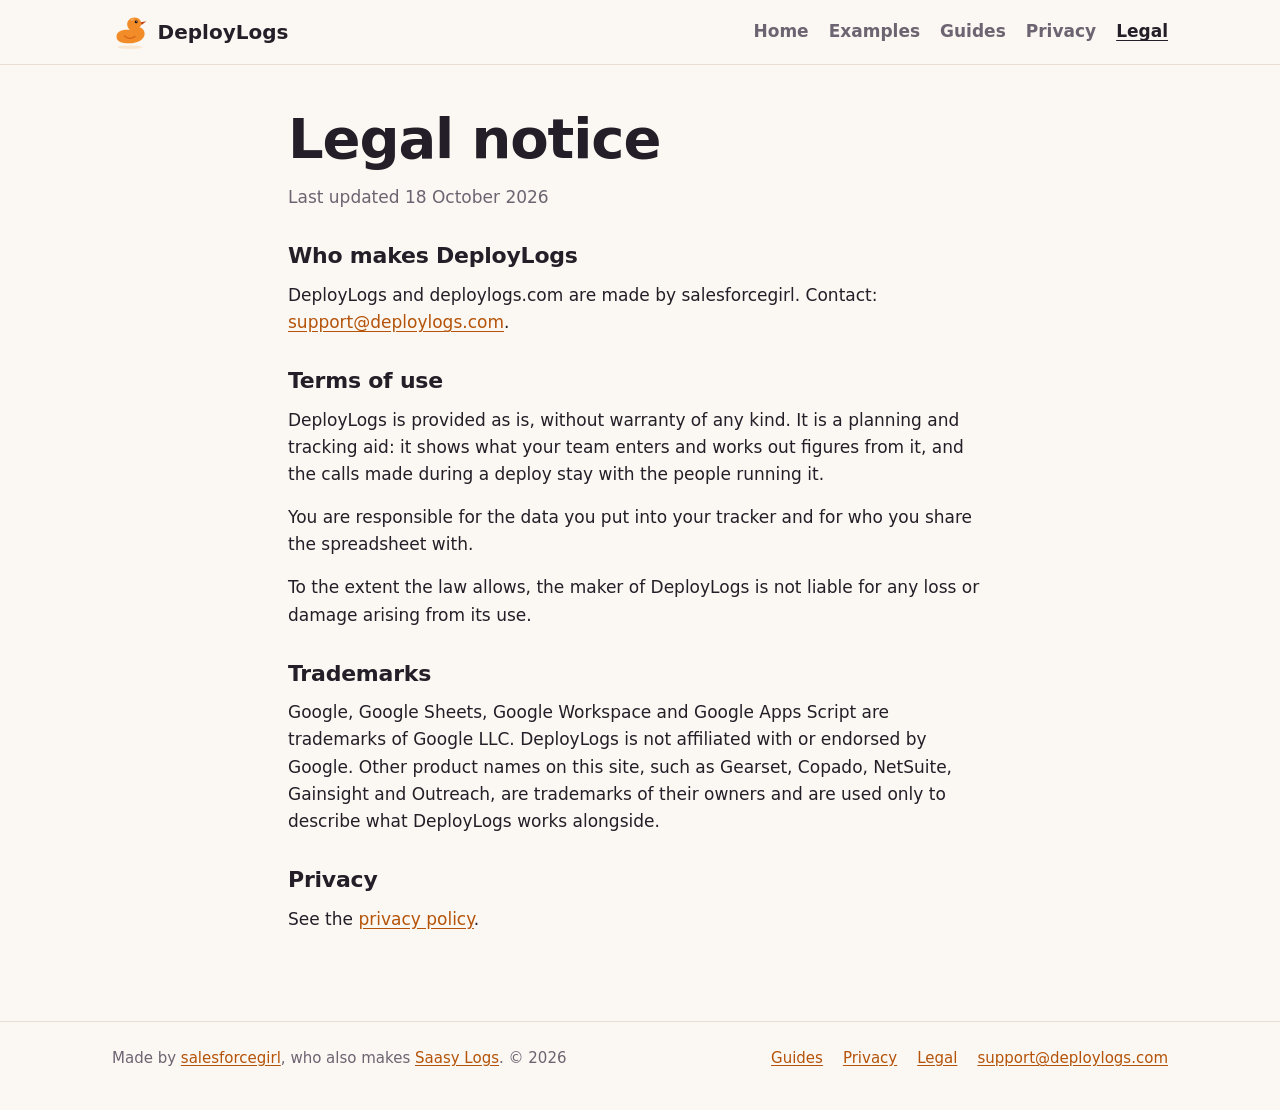
<file: legal.html>
<!doctype html>
<html lang="en">
<head>
<meta charset="utf-8">
<meta name="viewport" content="width=device-width, initial-scale=1">
<title>Legal notice · DeployLogs</title>
<meta name="description" content="Who makes DeployLogs, the terms of use, and trademarks.">
<link rel="canonical" href="https://deploylogs.com/legal.html">
<meta name="theme-color" content="#fbf7f2" media="(prefers-color-scheme: light)">
<meta name="theme-color" content="#16131a" media="(prefers-color-scheme: dark)">
<meta property="og:type" content="website">
<meta property="og:url" content="https://deploylogs.com/legal.html">
<meta property="og:site_name" content="DeployLogs">
<meta property="og:title" content="Legal notice · DeployLogs">
<meta property="og:description" content="Who makes DeployLogs, the terms of use, and trademarks.">
<meta property="og:image" content="https://deploylogs.com/og-image.png?v=1">
<meta property="og:image:width" content="1200">
<meta property="og:image:height" content="630">
<meta property="og:image:alt" content="An orange rubber duck beside the words DeployLogs, Rubber duck deploys">
<meta name="twitter:card" content="summary_large_image">
<meta name="twitter:image" content="https://deploylogs.com/og-image.png?v=1">
<link rel="icon" type="image/svg+xml" href="/favicon.svg?v=1">
<link rel="icon" href="/favicon.ico?v=1" sizes="any">
<link rel="apple-touch-icon" href="/apple-touch-icon.png?v=1">
<link rel="stylesheet" href="/styles.css?v=6">
</head>
<body>
<a class="skip" href="#main">Skip to content</a>

<header class="site-bar">
  <div class="wrap">
    <a class="brand" href="/"><img src="/brand/logo.svg" alt="" width="36" height="36"><span>DeployLogs</span></a>
    <nav class="site-nav" aria-label="Site">
      <ul>
        <li><a href="/">Home</a></li>
        <li><a href="/examples.html">Examples</a></li>
        <li><a href="/guides/">Guides</a></li>
        <li><a href="/privacy.html">Privacy</a></li>
        <li><a href="/legal.html" aria-current="page">Legal</a></li>
      </ul>
    </nav>
  </div>
</header>

<main id="main">
  <section class="wrap legal">
    <h1>Legal notice</h1>
    <p class="updated">Last updated 18 October 2026</p>

    <h2>Who makes DeployLogs</h2>
    <p>
      DeployLogs and deploylogs.com are made by salesforcegirl. Contact:
      <a href="mailto:support@deploylogs.com">support@deploylogs.com</a>.
    </p>

    <h2>Terms of use</h2>
    <p>
      DeployLogs is provided as is, without warranty of any kind. It is a
      planning and tracking aid: it shows what your team enters and works out
      figures from it, and the calls made during a deploy stay with the people
      running it.
    </p>
    <p>
      You are responsible for the data you put into your tracker and for who
      you share the spreadsheet with.
    </p>
    <p>
      To the extent the law allows, the maker of DeployLogs is not liable for
      any loss or damage arising from its use.
    </p>

    <h2>Trademarks</h2>
    <p>
      Google, Google Sheets, Google Workspace and Google Apps Script are
      trademarks of Google LLC. DeployLogs is not affiliated with or endorsed
      by Google. Other product names on this site, such as Gearset, Copado,
      NetSuite, Gainsight and Outreach, are trademarks of their owners and are
      used only to describe what DeployLogs works alongside.
    </p>

    <h2>Privacy</h2>
    <p>See the <a href="/privacy.html">privacy policy</a>.</p>
  </section>

</main>

<footer>
  <div class="wrap footer-grid">
    <p>Made by <a href="https://salesforcegirl.org">salesforcegirl</a>, who also makes <a href="https://saasylogs.com">Saasy Logs</a>. © 2026</p>
    <ul>
      <li><a href="/guides/">Guides</a></li>
      <li><a href="/privacy.html">Privacy</a></li>
      <li><a href="/legal.html">Legal</a></li>
      <li><a href="mailto:support@deploylogs.com">support@deploylogs.com</a></li>
    </ul>
  </div>
</footer>
<script data-goatcounter="https://deploylogs.goatcounter.com/count" async src="/count.js?v=1"></script>
</body>
</html>
</file>
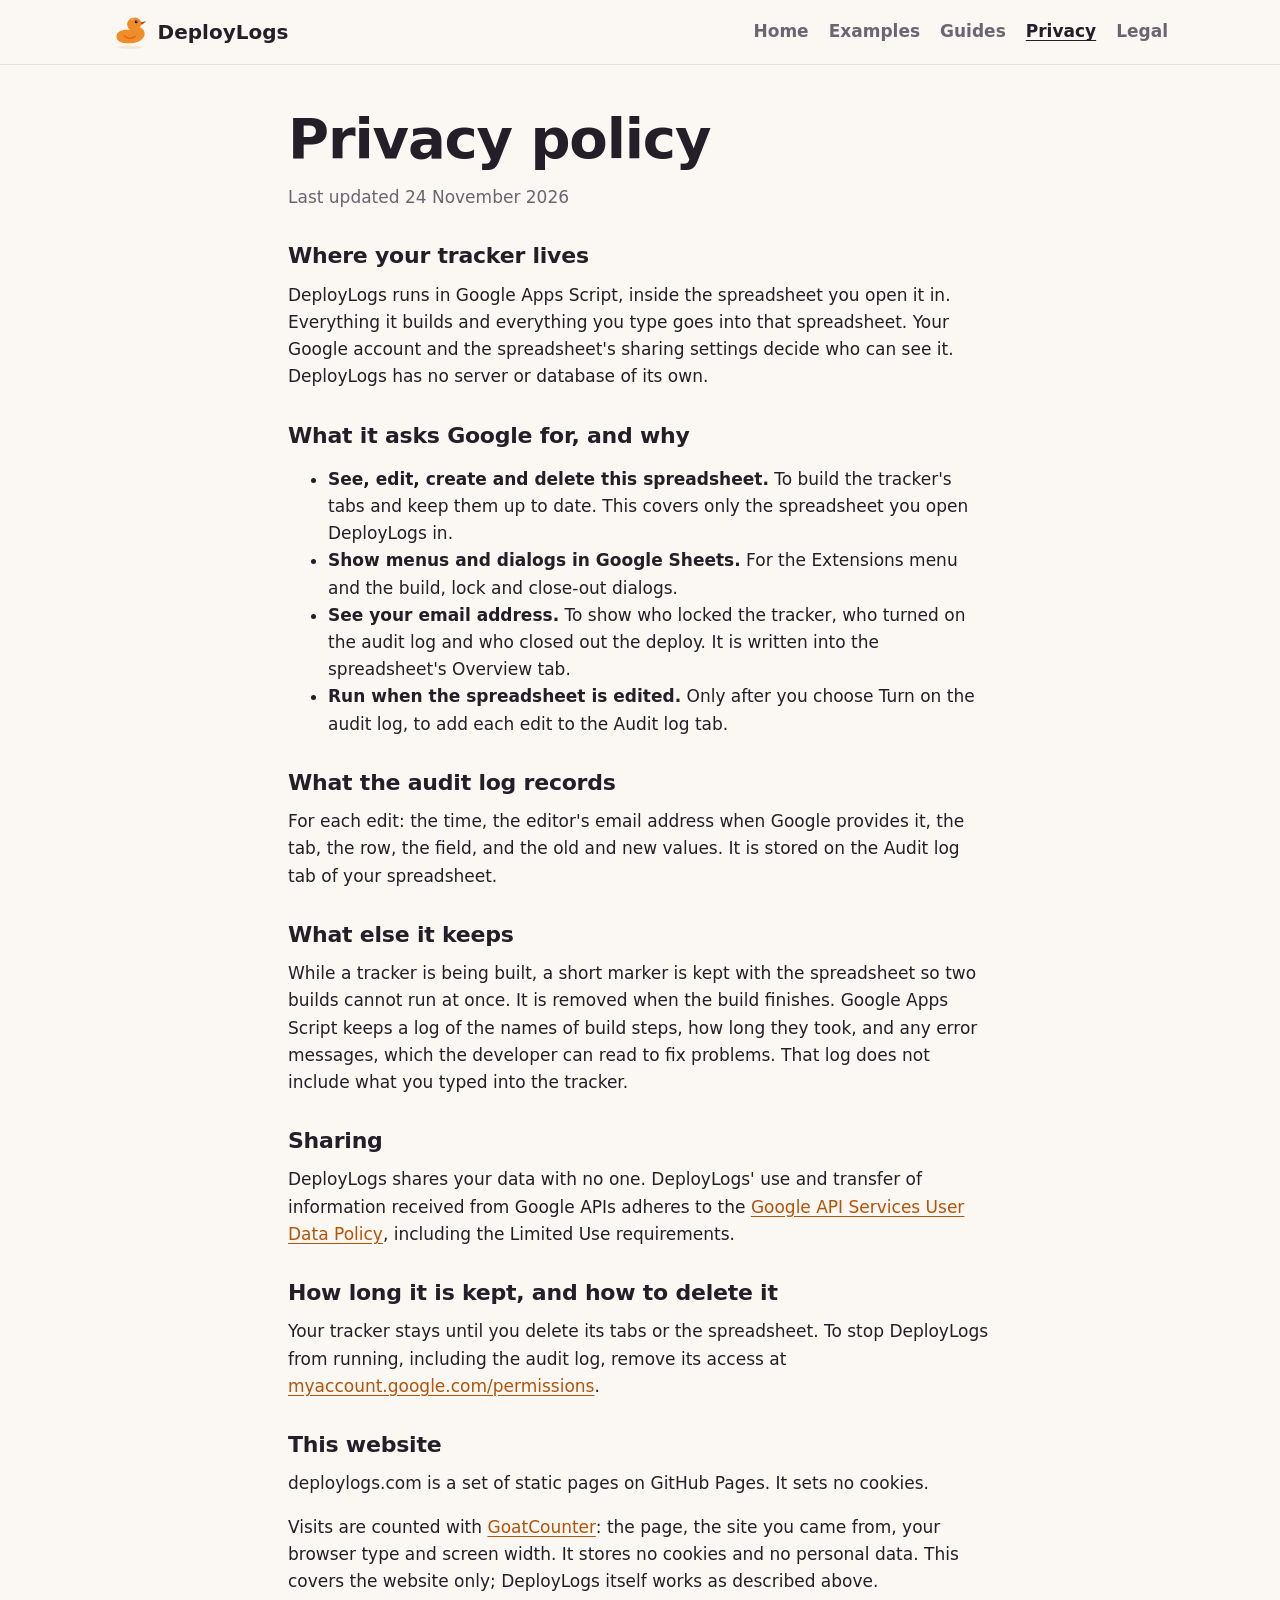
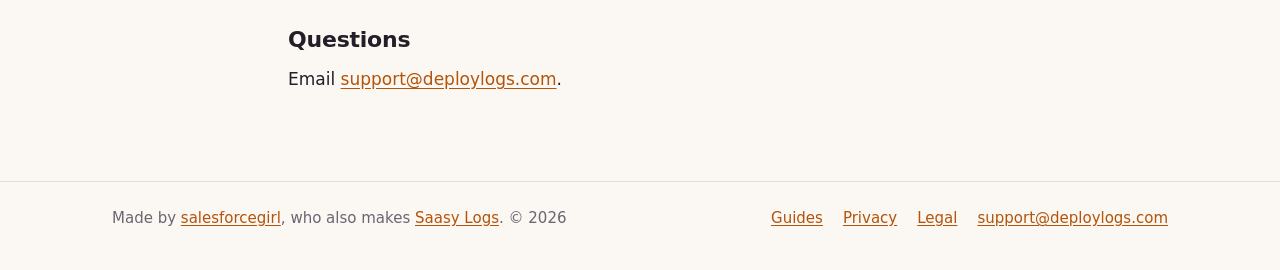
<file: privacy.html>
<!doctype html>
<html lang="en">
<head>
<meta charset="utf-8">
<meta name="viewport" content="width=device-width, initial-scale=1">
<title>Privacy policy · DeployLogs</title>
<meta name="description" content="What DeployLogs asks Google for, what it keeps, and how to delete it.">
<link rel="canonical" href="https://deploylogs.com/privacy.html">
<meta name="theme-color" content="#fbf7f2" media="(prefers-color-scheme: light)">
<meta name="theme-color" content="#16131a" media="(prefers-color-scheme: dark)">
<meta property="og:type" content="website">
<meta property="og:url" content="https://deploylogs.com/privacy.html">
<meta property="og:site_name" content="DeployLogs">
<meta property="og:title" content="Privacy policy · DeployLogs">
<meta property="og:description" content="What DeployLogs asks Google for, what it keeps, and how to delete it.">
<meta property="og:image" content="https://deploylogs.com/og-image.png?v=1">
<meta property="og:image:width" content="1200">
<meta property="og:image:height" content="630">
<meta property="og:image:alt" content="An orange rubber duck beside the words DeployLogs, Rubber duck deploys">
<meta name="twitter:card" content="summary_large_image">
<meta name="twitter:image" content="https://deploylogs.com/og-image.png?v=1">
<link rel="icon" type="image/svg+xml" href="/favicon.svg?v=1">
<link rel="icon" href="/favicon.ico?v=1" sizes="any">
<link rel="apple-touch-icon" href="/apple-touch-icon.png?v=1">
<link rel="stylesheet" href="/styles.css?v=6">
</head>
<body>
<a class="skip" href="#main">Skip to content</a>

<header class="site-bar">
  <div class="wrap">
    <a class="brand" href="/"><img src="/brand/logo.svg" alt="" width="36" height="36"><span>DeployLogs</span></a>
    <nav class="site-nav" aria-label="Site">
      <ul>
        <li><a href="/">Home</a></li>
        <li><a href="/examples.html">Examples</a></li>
        <li><a href="/guides/">Guides</a></li>
        <li><a href="/privacy.html" aria-current="page">Privacy</a></li>
        <li><a href="/legal.html">Legal</a></li>
      </ul>
    </nav>
  </div>
</header>

<main id="main">
  <section class="wrap legal">
    <h1>Privacy policy</h1>
    <p class="updated">Last updated 24 November 2026</p>

    <h2>Where your tracker lives</h2>
    <p>
      DeployLogs runs in Google Apps Script, inside the spreadsheet you open it
      in. Everything it builds and everything you type goes into that
      spreadsheet. Your Google account and the spreadsheet's sharing settings
      decide who can see it. DeployLogs has no server or database of its own.
    </p>

    <h2>What it asks Google for, and why</h2>
    <ul>
      <li><strong>See, edit, create and delete this spreadsheet.</strong> To build the tracker's tabs and keep them up to date. This covers only the spreadsheet you open DeployLogs in.</li>
      <li><strong>Show menus and dialogs in Google Sheets.</strong> For the Extensions menu and the build, lock and close-out dialogs.</li>
      <li><strong>See your email address.</strong> To show who locked the tracker, who turned on the audit log and who closed out the deploy. It is written into the spreadsheet's Overview tab.</li>
      <li><strong>Run when the spreadsheet is edited.</strong> Only after you choose Turn on the audit log, to add each edit to the Audit log tab.</li>
    </ul>

    <h2>What the audit log records</h2>
    <p>
      For each edit: the time, the editor's email address when Google provides
      it, the tab, the row, the field, and the old and new values. It is stored
      on the Audit log tab of your spreadsheet.
    </p>

    <h2>What else it keeps</h2>
    <p>
      While a tracker is being built, a short marker is kept with the
      spreadsheet so two builds cannot run at once. It is removed when the
      build finishes. Google Apps Script keeps a log of the names of build
      steps, how long they took, and any error messages, which the developer
      can read to fix problems. That log does not include what you typed into
      the tracker.
    </p>

    <h2>Sharing</h2>
    <p>
      DeployLogs shares your data with no one. DeployLogs' use and transfer of
      information received from Google APIs adheres to the
      <a href="https://developers.google.com/terms/api-services-user-data-policy">Google API Services User Data Policy</a>,
      including the Limited Use requirements.
    </p>

    <h2>How long it is kept, and how to delete it</h2>
    <p>
      Your tracker stays until you delete its tabs or the spreadsheet. To stop
      DeployLogs from running, including the audit log, remove its access at
      <a href="https://myaccount.google.com/permissions">myaccount.google.com/permissions</a>.
    </p>

    <h2>This website</h2>
    <p>deploylogs.com is a set of static pages on GitHub Pages. It sets no cookies.</p>
    <p>Visits are counted with <a href="https://www.goatcounter.com/">GoatCounter</a>: the page, the site you came from, your browser type and screen width. It stores no cookies and no personal data. This covers the website only; DeployLogs itself works as described above.</p>

    <h2>Questions</h2>
    <p>Email <a href="mailto:support@deploylogs.com">support@deploylogs.com</a>.</p>
  </section>

</main>

<footer>
  <div class="wrap footer-grid">
    <p>Made by <a href="https://salesforcegirl.org">salesforcegirl</a>, who also makes <a href="https://saasylogs.com">Saasy Logs</a>. © 2026</p>
    <ul>
      <li><a href="/guides/">Guides</a></li>
      <li><a href="/privacy.html">Privacy</a></li>
      <li><a href="/legal.html">Legal</a></li>
      <li><a href="mailto:support@deploylogs.com">support@deploylogs.com</a></li>
    </ul>
  </div>
</footer>
<script data-goatcounter="https://deploylogs.goatcounter.com/count" async src="/count.js?v=1"></script>
</body>
</html>
</file>
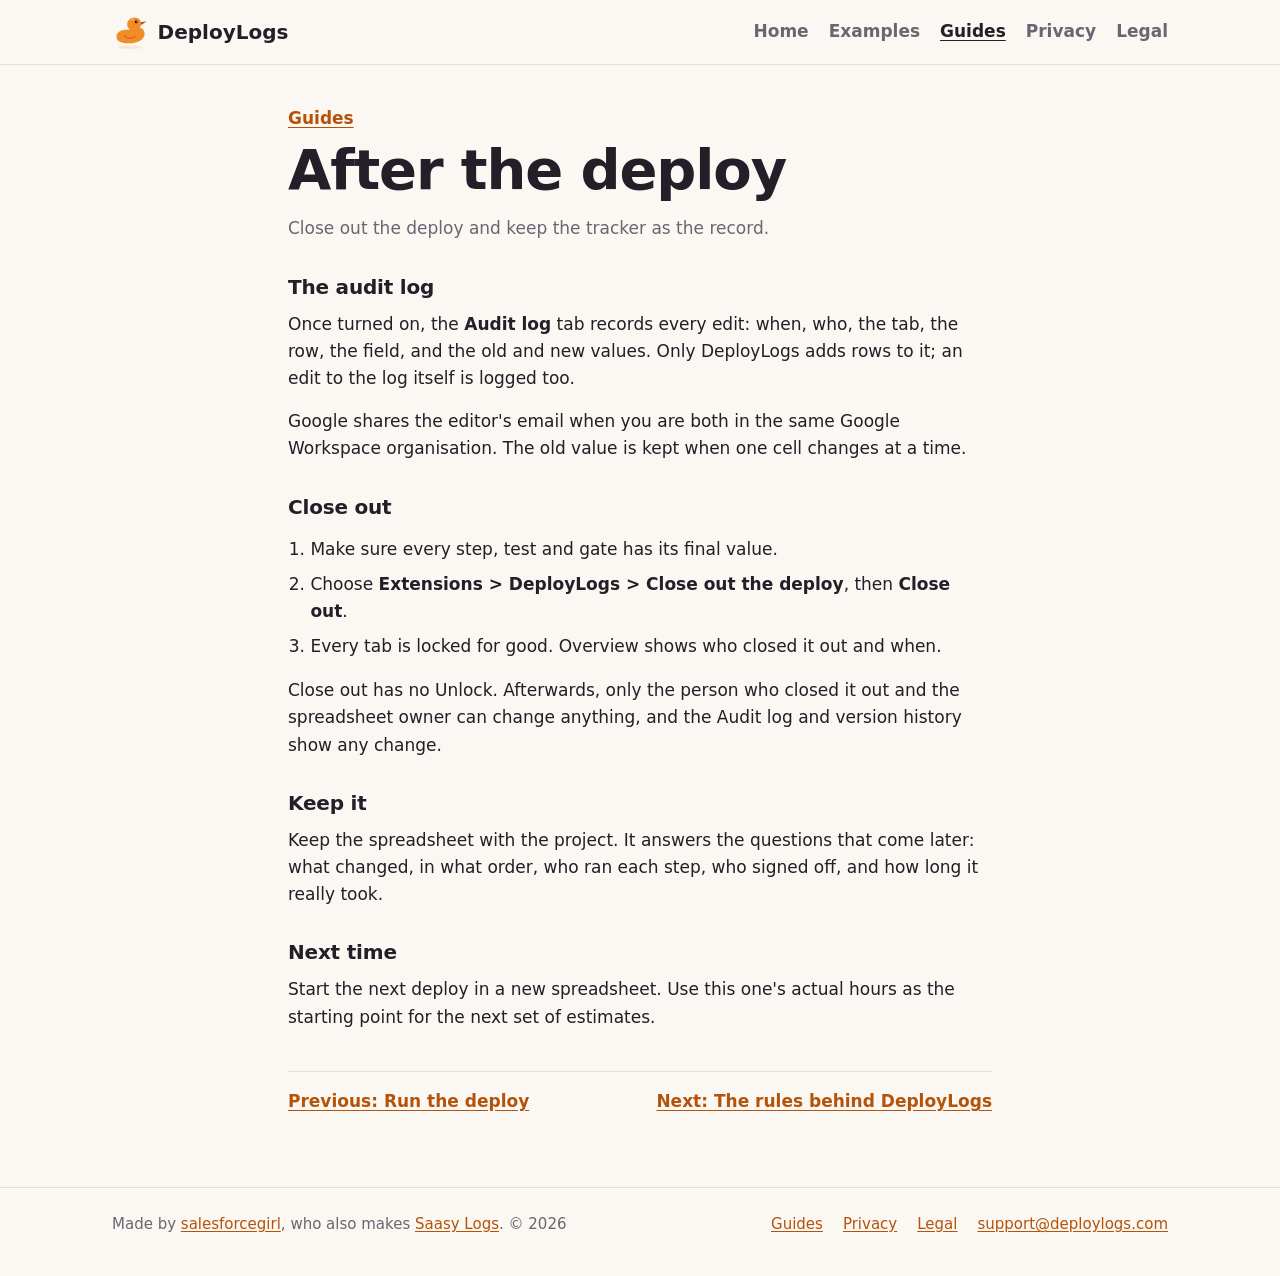
<file: guides/after-the-deploy.html>
<!doctype html>
<html lang="en">
<head>
<meta charset="utf-8">
<meta name="viewport" content="width=device-width, initial-scale=1">
<title>After the deploy · DeployLogs</title>
<meta name="description" content="Close out the deploy and keep the tracker as the record.">
<link rel="canonical" href="https://deploylogs.com/guides/after-the-deploy.html">
<meta name="theme-color" content="#fbf7f2" media="(prefers-color-scheme: light)">
<meta name="theme-color" content="#16131a" media="(prefers-color-scheme: dark)">
<meta property="og:type" content="website">
<meta property="og:url" content="https://deploylogs.com/guides/after-the-deploy.html">
<meta property="og:site_name" content="DeployLogs">
<meta property="og:title" content="After the deploy · DeployLogs">
<meta property="og:description" content="Close out the deploy and keep the tracker as the record.">
<meta property="og:image" content="https://deploylogs.com/og-image.png?v=1">
<meta property="og:image:width" content="1200">
<meta property="og:image:height" content="630">
<meta property="og:image:alt" content="An orange rubber duck beside the words DeployLogs, Rubber duck deploys">
<meta name="twitter:card" content="summary_large_image">
<meta name="twitter:image" content="https://deploylogs.com/og-image.png?v=1">
<link rel="icon" type="image/svg+xml" href="/favicon.svg?v=1">
<link rel="icon" href="/favicon.ico?v=1" sizes="any">
<link rel="apple-touch-icon" href="/apple-touch-icon.png?v=1">
<link rel="stylesheet" href="/styles.css?v=6">
</head>
<body>
<a class="skip" href="#main">Skip to content</a>

<header class="site-bar">
  <div class="wrap">
    <a class="brand" href="/"><img src="/brand/logo.svg" alt="" width="36" height="36"><span>DeployLogs</span></a>
    <nav class="site-nav" aria-label="Site">
      <ul>
        <li><a href="/">Home</a></li>
        <li><a href="/examples.html">Examples</a></li>
        <li><a href="/guides/" aria-current="page">Guides</a></li>
        <li><a href="/privacy.html">Privacy</a></li>
        <li><a href="/legal.html">Legal</a></li>
      </ul>
    </nav>
  </div>
</header>

<main id="main">
  <article class="wrap legal guide">
    <p class="crumb"><a href="/guides/">Guides</a></p>
    <h1>After the deploy</h1>
    <p class="section-lede">Close out the deploy and keep the tracker as the record.</p>

<h2>The audit log</h2>
<p>Once turned on, the <strong>Audit log</strong> tab records every edit: when, who, the tab, the row, the field, and the old and new values. Only DeployLogs adds rows to it; an edit to the log itself is logged too.</p>
<p>Google shares the editor's email when you are both in the same Google Workspace organisation. The old value is kept when one cell changes at a time.</p>
<h2>Close out</h2>
<ol>
  <li>Make sure every step, test and gate has its final value.</li>
  <li>Choose <strong>Extensions &gt; DeployLogs &gt; Close out the deploy</strong>, then <strong>Close out</strong>.</li>
  <li>Every tab is locked for good. Overview shows who closed it out and when.</li>
</ol>
<p>Close out has no Unlock. Afterwards, only the person who closed it out and the spreadsheet owner can change anything, and the Audit log and version history show any change.</p>
<h2>Keep it</h2>
<p>Keep the spreadsheet with the project. It answers the questions that come later: what changed, in what order, who ran each step, who signed off, and how long it really took.</p>
<h2>Next time</h2>
<p>Start the next deploy in a new spreadsheet. Use this one's actual hours as the starting point for the next set of estimates.</p>

    <nav class="guide-nav" aria-label="Guides"><p><a href="run-the-deploy.html">Previous: Run the deploy</a></p><p><a href="principles.html">Next: The rules behind DeployLogs</a></p></nav>
  </article>

</main>

<footer>
  <div class="wrap footer-grid">
    <p>Made by <a href="https://salesforcegirl.org">salesforcegirl</a>, who also makes <a href="https://saasylogs.com">Saasy Logs</a>. © 2026</p>
    <ul>
      <li><a href="/guides/">Guides</a></li>
      <li><a href="/privacy.html">Privacy</a></li>
      <li><a href="/legal.html">Legal</a></li>
      <li><a href="mailto:support@deploylogs.com">support@deploylogs.com</a></li>
    </ul>
  </div>
</footer>
<script data-goatcounter="https://deploylogs.goatcounter.com/count" async src="/count.js?v=1"></script>
</body>
</html>
</file>
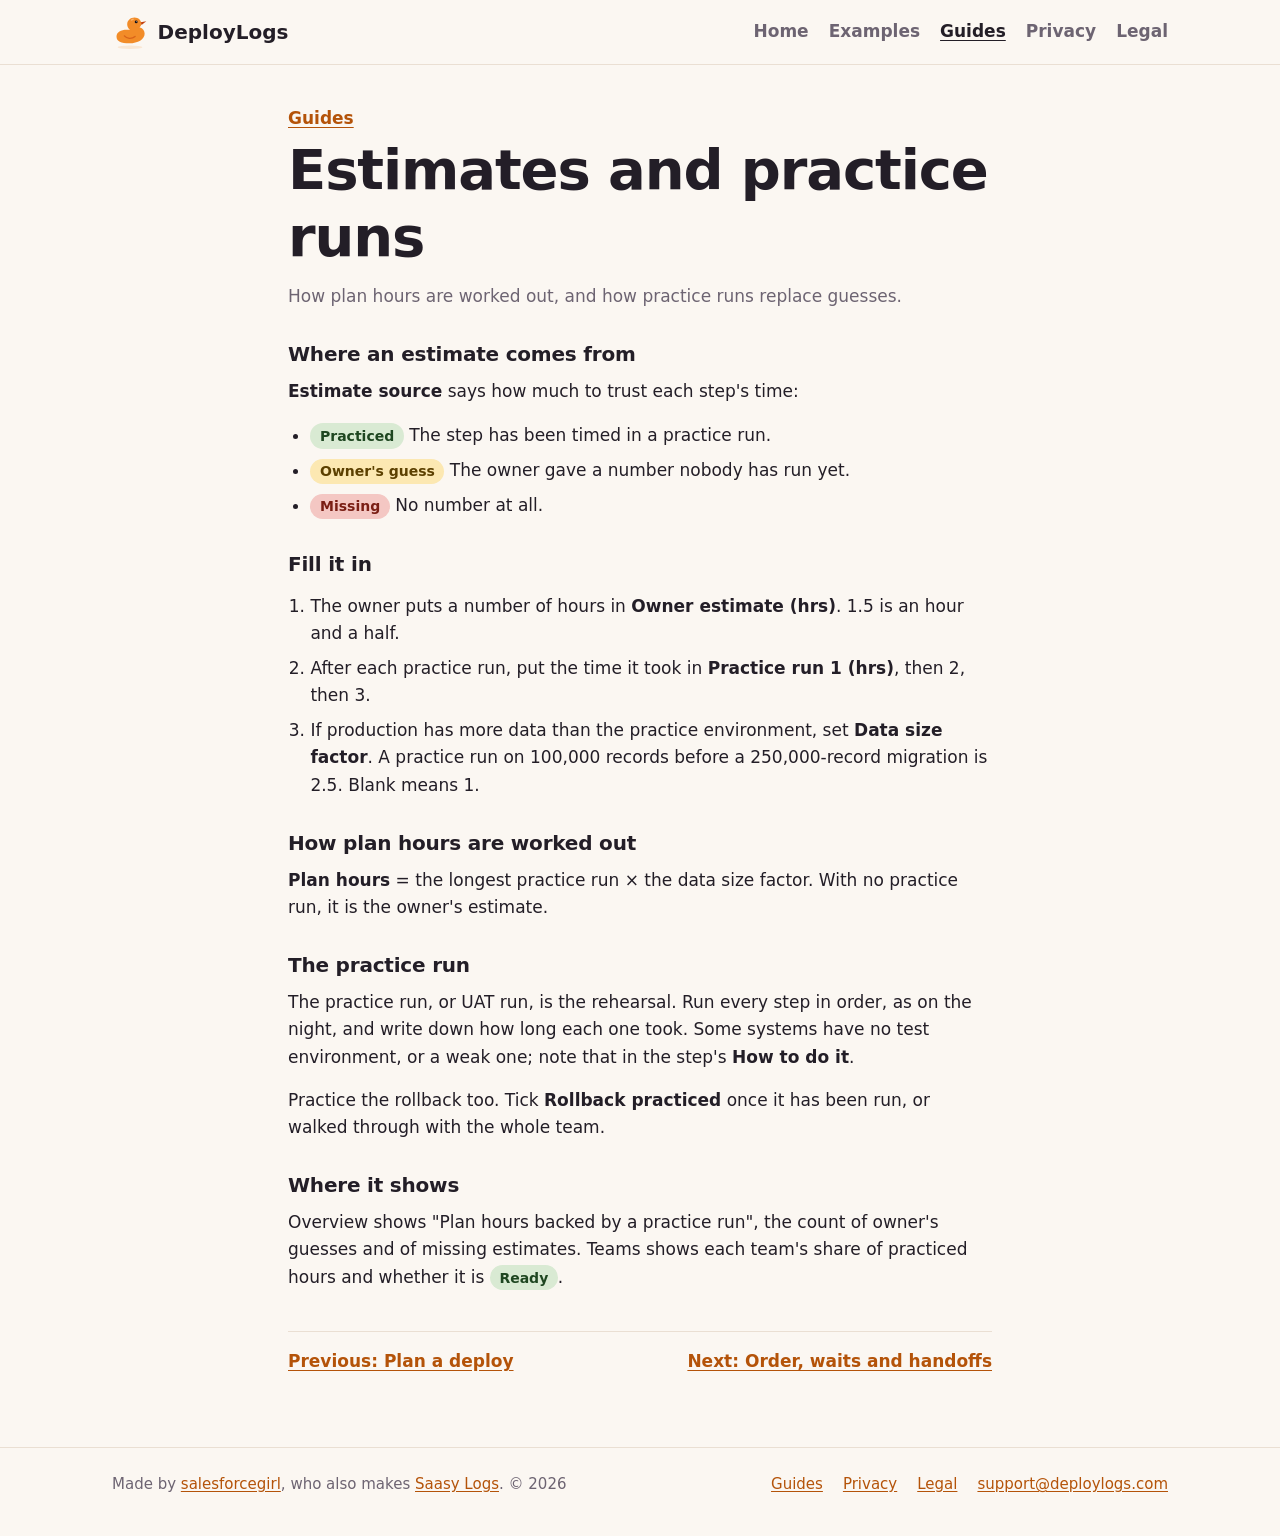
<file: guides/estimates.html>
<!doctype html>
<html lang="en">
<head>
<meta charset="utf-8">
<meta name="viewport" content="width=device-width, initial-scale=1">
<title>Estimates and practice runs · DeployLogs</title>
<meta name="description" content="How plan hours are worked out, and how practice runs replace guesses.">
<link rel="canonical" href="https://deploylogs.com/guides/estimates.html">
<meta name="theme-color" content="#fbf7f2" media="(prefers-color-scheme: light)">
<meta name="theme-color" content="#16131a" media="(prefers-color-scheme: dark)">
<meta property="og:type" content="website">
<meta property="og:url" content="https://deploylogs.com/guides/estimates.html">
<meta property="og:site_name" content="DeployLogs">
<meta property="og:title" content="Estimates and practice runs · DeployLogs">
<meta property="og:description" content="How plan hours are worked out, and how practice runs replace guesses.">
<meta property="og:image" content="https://deploylogs.com/og-image.png?v=1">
<meta property="og:image:width" content="1200">
<meta property="og:image:height" content="630">
<meta property="og:image:alt" content="An orange rubber duck beside the words DeployLogs, Rubber duck deploys">
<meta name="twitter:card" content="summary_large_image">
<meta name="twitter:image" content="https://deploylogs.com/og-image.png?v=1">
<link rel="icon" type="image/svg+xml" href="/favicon.svg?v=1">
<link rel="icon" href="/favicon.ico?v=1" sizes="any">
<link rel="apple-touch-icon" href="/apple-touch-icon.png?v=1">
<link rel="stylesheet" href="/styles.css?v=6">
</head>
<body>
<a class="skip" href="#main">Skip to content</a>

<header class="site-bar">
  <div class="wrap">
    <a class="brand" href="/"><img src="/brand/logo.svg" alt="" width="36" height="36"><span>DeployLogs</span></a>
    <nav class="site-nav" aria-label="Site">
      <ul>
        <li><a href="/">Home</a></li>
        <li><a href="/examples.html">Examples</a></li>
        <li><a href="/guides/" aria-current="page">Guides</a></li>
        <li><a href="/privacy.html">Privacy</a></li>
        <li><a href="/legal.html">Legal</a></li>
      </ul>
    </nav>
  </div>
</header>

<main id="main">
  <article class="wrap legal guide">
    <p class="crumb"><a href="/guides/">Guides</a></p>
    <h1>Estimates and practice runs</h1>
    <p class="section-lede">How plan hours are worked out, and how practice runs replace guesses.</p>

<h2>Where an estimate comes from</h2>
<p><strong>Estimate source</strong> says how much to trust each step's time:</p>
<ul>
  <li><span class="chip good">Practiced</span> The step has been timed in a practice run.</li>
  <li><span class="chip warn">Owner's guess</span> The owner gave a number nobody has run yet.</li>
  <li><span class="chip bad">Missing</span> No number at all.</li>
</ul>
<h2>Fill it in</h2>
<ol>
  <li>The owner puts a number of hours in <strong>Owner estimate (hrs)</strong>. 1.5 is an hour and a half.</li>
  <li>After each practice run, put the time it took in <strong>Practice run 1 (hrs)</strong>, then 2, then 3.</li>
  <li>If production has more data than the practice environment, set <strong>Data size factor</strong>. A practice run on 100,000 records before a 250,000-record migration is 2.5. Blank means 1.</li>
</ol>
<h2>How plan hours are worked out</h2>
<p><strong>Plan hours</strong> = the longest practice run × the data size factor. With no practice run, it is the owner's estimate.</p>
<h2>The practice run</h2>
<p>The practice run, or UAT run, is the rehearsal. Run every step in order, as on the night, and write down how long each one took. Some systems have no test environment, or a weak one; note that in the step's <strong>How to do it</strong>.</p>
<p>Practice the rollback too. Tick <strong>Rollback practiced</strong> once it has been run, or walked through with the whole team.</p>
<h2>Where it shows</h2>
<p>Overview shows "Plan hours backed by a practice run", the count of owner's guesses and of missing estimates. Teams shows each team's share of practiced hours and whether it is <span class="chip good">Ready</span>.</p>

    <nav class="guide-nav" aria-label="Guides"><p><a href="plan-a-deploy.html">Previous: Plan a deploy</a></p><p><a href="order-and-handoffs.html">Next: Order, waits and handoffs</a></p></nav>
  </article>

</main>

<footer>
  <div class="wrap footer-grid">
    <p>Made by <a href="https://salesforcegirl.org">salesforcegirl</a>, who also makes <a href="https://saasylogs.com">Saasy Logs</a>. © 2026</p>
    <ul>
      <li><a href="/guides/">Guides</a></li>
      <li><a href="/privacy.html">Privacy</a></li>
      <li><a href="/legal.html">Legal</a></li>
      <li><a href="mailto:support@deploylogs.com">support@deploylogs.com</a></li>
    </ul>
  </div>
</footer>
<script data-goatcounter="https://deploylogs.goatcounter.com/count" async src="/count.js?v=1"></script>
</body>
</html>
</file>
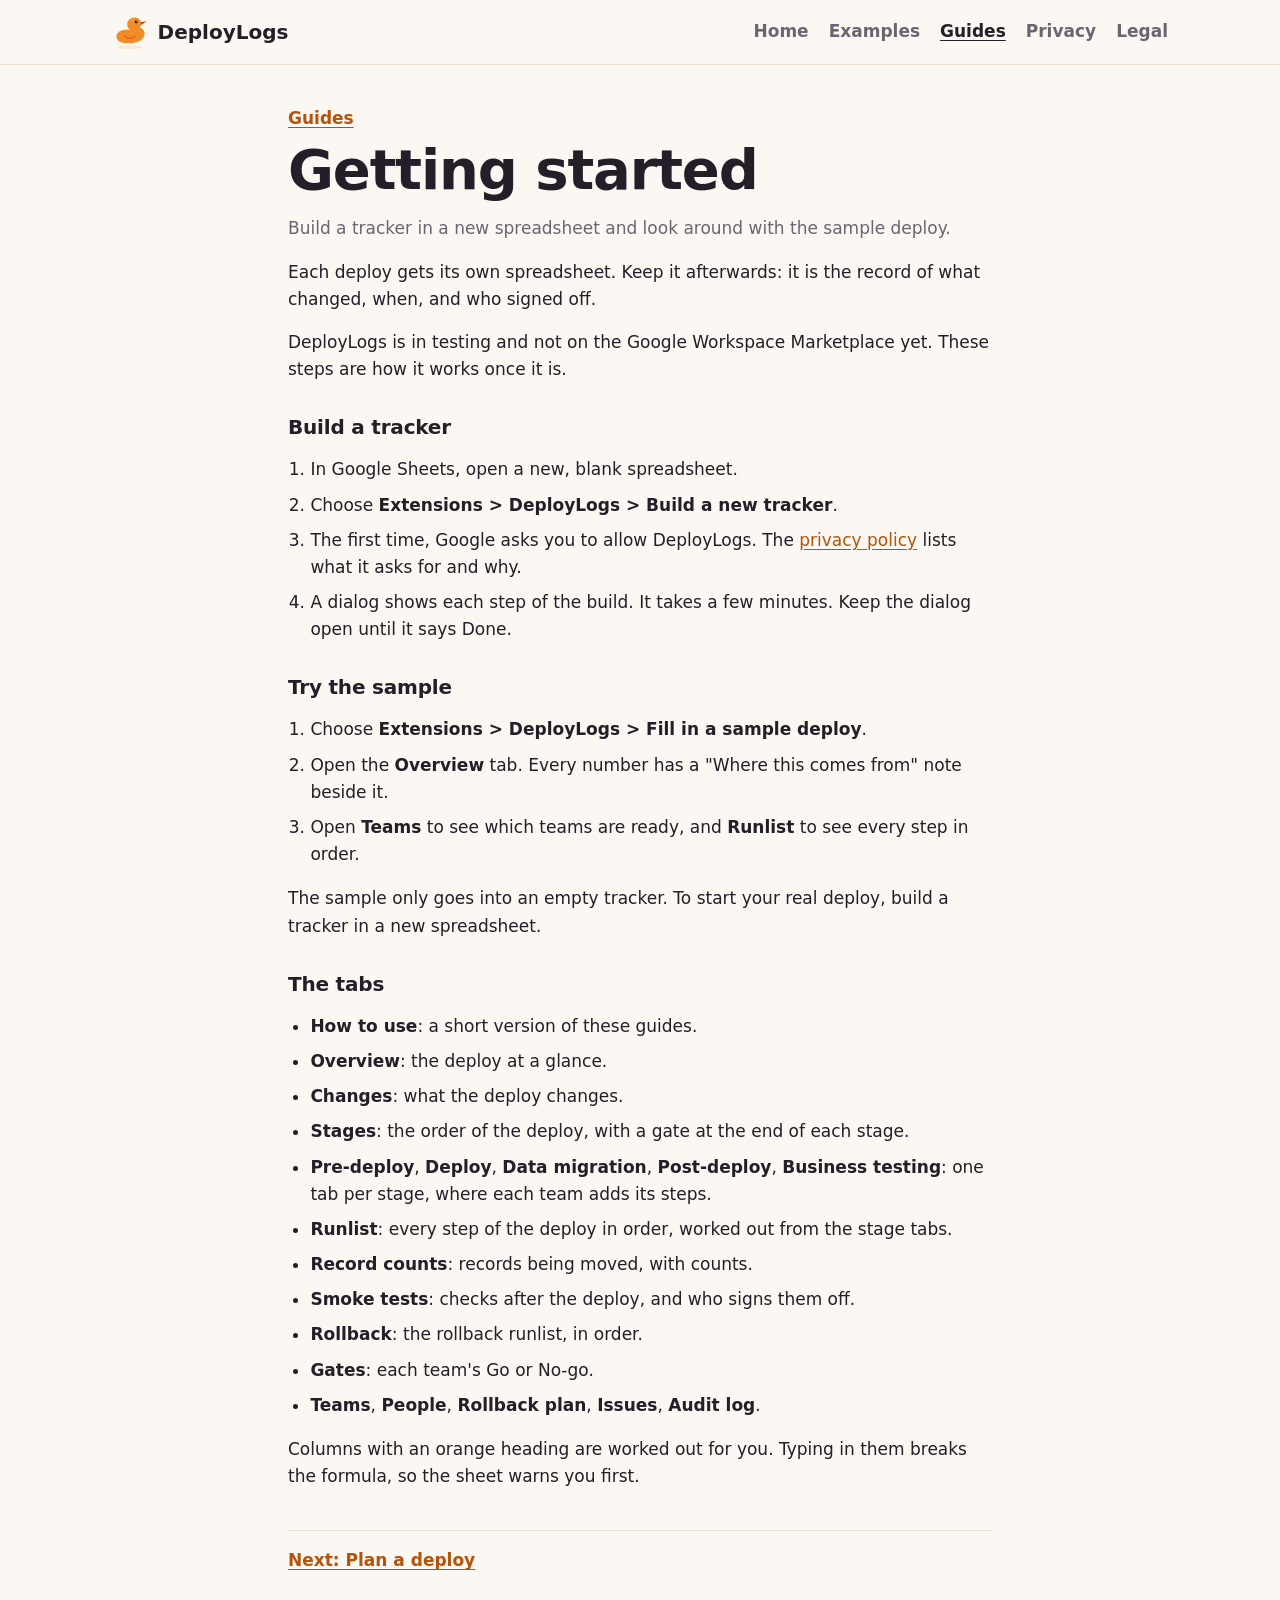
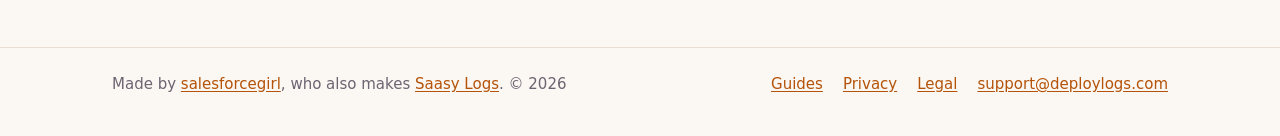
<file: guides/getting-started.html>
<!doctype html>
<html lang="en">
<head>
<meta charset="utf-8">
<meta name="viewport" content="width=device-width, initial-scale=1">
<title>Getting started · DeployLogs</title>
<meta name="description" content="Build a tracker in a new spreadsheet and look around with the sample deploy.">
<link rel="canonical" href="https://deploylogs.com/guides/getting-started.html">
<meta name="theme-color" content="#fbf7f2" media="(prefers-color-scheme: light)">
<meta name="theme-color" content="#16131a" media="(prefers-color-scheme: dark)">
<meta property="og:type" content="website">
<meta property="og:url" content="https://deploylogs.com/guides/getting-started.html">
<meta property="og:site_name" content="DeployLogs">
<meta property="og:title" content="Getting started · DeployLogs">
<meta property="og:description" content="Build a tracker in a new spreadsheet and look around with the sample deploy.">
<meta property="og:image" content="https://deploylogs.com/og-image.png?v=1">
<meta property="og:image:width" content="1200">
<meta property="og:image:height" content="630">
<meta property="og:image:alt" content="An orange rubber duck beside the words DeployLogs, Rubber duck deploys">
<meta name="twitter:card" content="summary_large_image">
<meta name="twitter:image" content="https://deploylogs.com/og-image.png?v=1">
<link rel="icon" type="image/svg+xml" href="/favicon.svg?v=1">
<link rel="icon" href="/favicon.ico?v=1" sizes="any">
<link rel="apple-touch-icon" href="/apple-touch-icon.png?v=1">
<link rel="stylesheet" href="/styles.css?v=6">
</head>
<body>
<a class="skip" href="#main">Skip to content</a>

<header class="site-bar">
  <div class="wrap">
    <a class="brand" href="/"><img src="/brand/logo.svg" alt="" width="36" height="36"><span>DeployLogs</span></a>
    <nav class="site-nav" aria-label="Site">
      <ul>
        <li><a href="/">Home</a></li>
        <li><a href="/examples.html">Examples</a></li>
        <li><a href="/guides/" aria-current="page">Guides</a></li>
        <li><a href="/privacy.html">Privacy</a></li>
        <li><a href="/legal.html">Legal</a></li>
      </ul>
    </nav>
  </div>
</header>

<main id="main">
  <article class="wrap legal guide">
    <p class="crumb"><a href="/guides/">Guides</a></p>
    <h1>Getting started</h1>
    <p class="section-lede">Build a tracker in a new spreadsheet and look around with the sample deploy.</p>

<p>Each deploy gets its own spreadsheet. Keep it afterwards: it is the record of what changed, when, and who signed off.</p>
<p>DeployLogs is in testing and not on the Google Workspace Marketplace yet. These steps are how it works once it is.</p>
<h2>Build a tracker</h2>
<ol>
  <li>In Google Sheets, open a new, blank spreadsheet.</li>
  <li>Choose <strong>Extensions &gt; DeployLogs &gt; Build a new tracker</strong>.</li>
  <li>The first time, Google asks you to allow DeployLogs. The <a href="/privacy.html">privacy policy</a> lists what it asks for and why.</li>
  <li>A dialog shows each step of the build. It takes a few minutes. Keep the dialog open until it says Done.</li>
</ol>
<h2>Try the sample</h2>
<ol>
  <li>Choose <strong>Extensions &gt; DeployLogs &gt; Fill in a sample deploy</strong>.</li>
  <li>Open the <strong>Overview</strong> tab. Every number has a "Where this comes from" note beside it.</li>
  <li>Open <strong>Teams</strong> to see which teams are ready, and <strong>Runlist</strong> to see every step in order.</li>
</ol>
<p>The sample only goes into an empty tracker. To start your real deploy, build a tracker in a new spreadsheet.</p>
<h2>The tabs</h2>
<ul>
  <li><strong>How to use</strong>: a short version of these guides.</li>
  <li><strong>Overview</strong>: the deploy at a glance.</li>
  <li><strong>Changes</strong>: what the deploy changes.</li>
  <li><strong>Stages</strong>: the order of the deploy, with a gate at the end of each stage.</li>
  <li><strong>Pre-deploy</strong>, <strong>Deploy</strong>, <strong>Data migration</strong>, <strong>Post-deploy</strong>, <strong>Business testing</strong>: one tab per stage, where each team adds its steps.</li>
  <li><strong>Runlist</strong>: every step of the deploy in order, worked out from the stage tabs.</li>
  <li><strong>Record counts</strong>: records being moved, with counts.</li>
  <li><strong>Smoke tests</strong>: checks after the deploy, and who signs them off.</li>
  <li><strong>Rollback</strong>: the rollback runlist, in order.</li>
  <li><strong>Gates</strong>: each team's Go or No-go.</li>
  <li><strong>Teams</strong>, <strong>People</strong>, <strong>Rollback plan</strong>, <strong>Issues</strong>, <strong>Audit log</strong>.</li>
</ul>
<p>Columns with an orange heading are worked out for you. Typing in them breaks the formula, so the sheet warns you first.</p>

    <nav class="guide-nav" aria-label="Guides"><p><a href="plan-a-deploy.html">Next: Plan a deploy</a></p></nav>
  </article>

</main>

<footer>
  <div class="wrap footer-grid">
    <p>Made by <a href="https://salesforcegirl.org">salesforcegirl</a>, who also makes <a href="https://saasylogs.com">Saasy Logs</a>. © 2026</p>
    <ul>
      <li><a href="/guides/">Guides</a></li>
      <li><a href="/privacy.html">Privacy</a></li>
      <li><a href="/legal.html">Legal</a></li>
      <li><a href="mailto:support@deploylogs.com">support@deploylogs.com</a></li>
    </ul>
  </div>
</footer>
<script data-goatcounter="https://deploylogs.goatcounter.com/count" async src="/count.js?v=1"></script>
</body>
</html>
</file>
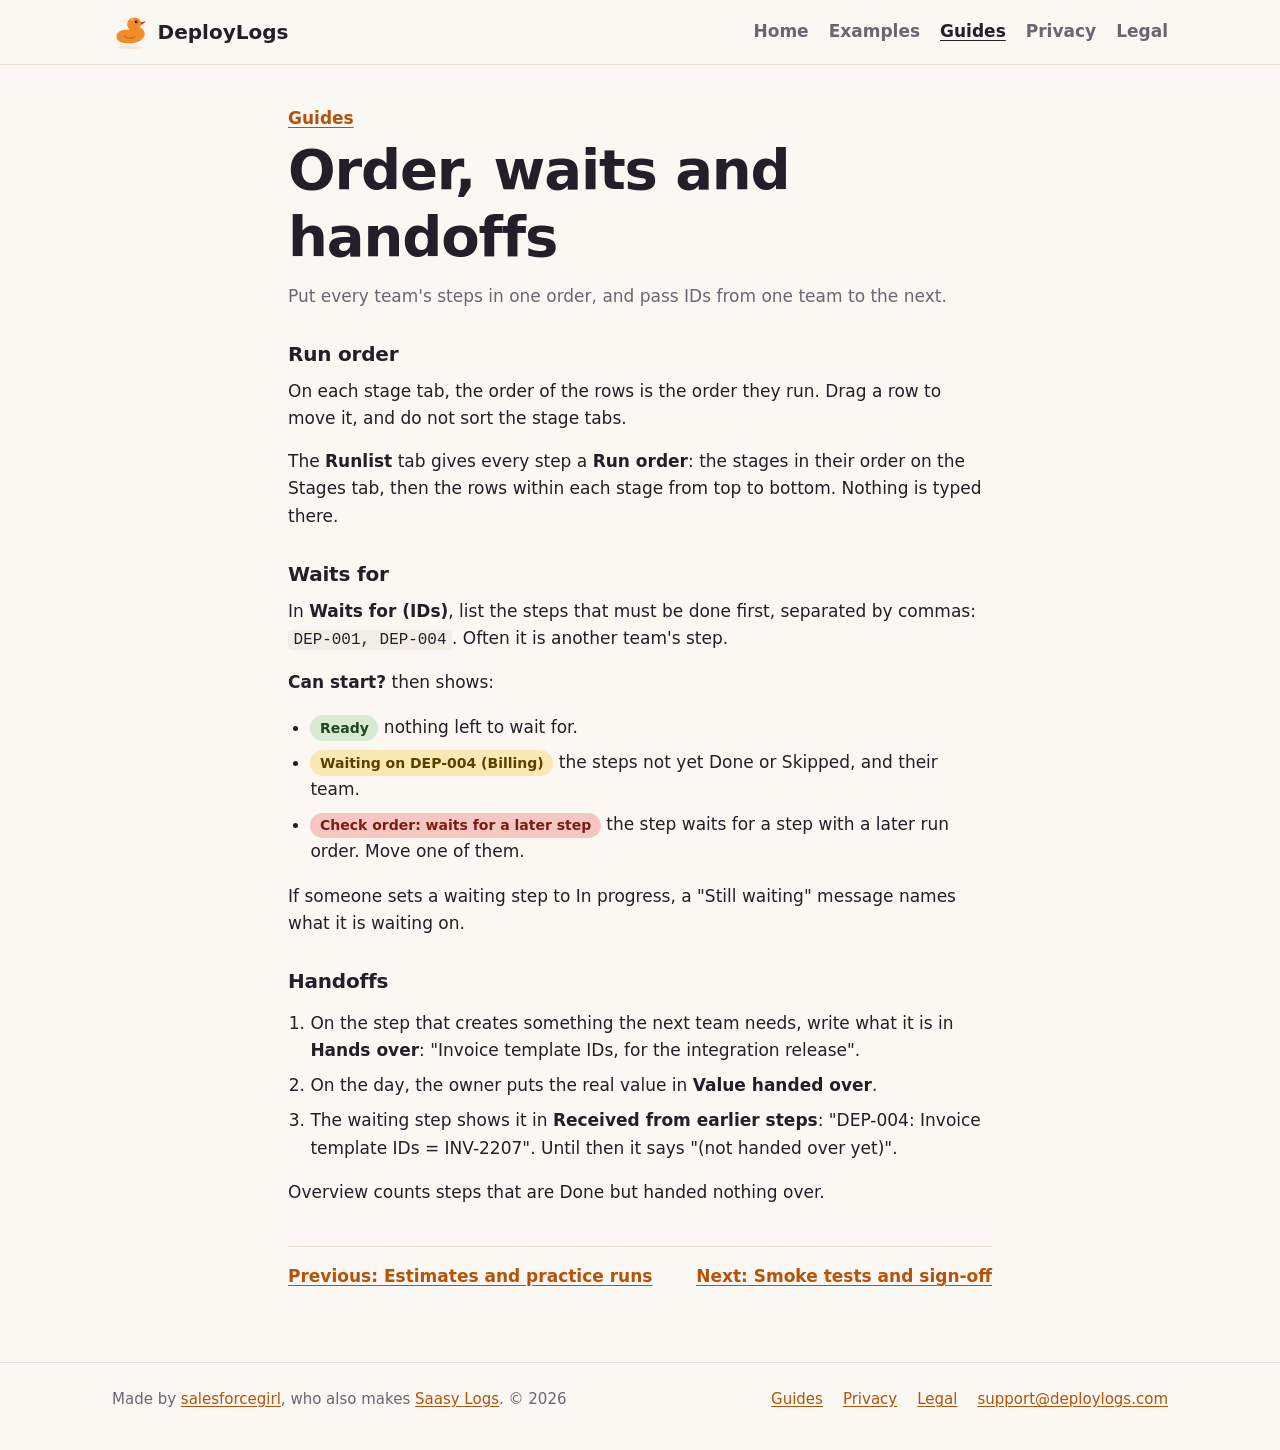
<file: guides/order-and-handoffs.html>
<!doctype html>
<html lang="en">
<head>
<meta charset="utf-8">
<meta name="viewport" content="width=device-width, initial-scale=1">
<title>Order, waits and handoffs · DeployLogs</title>
<meta name="description" content="Put every team&#x27;s steps in one order, and pass IDs from one team to the next.">
<link rel="canonical" href="https://deploylogs.com/guides/order-and-handoffs.html">
<meta name="theme-color" content="#fbf7f2" media="(prefers-color-scheme: light)">
<meta name="theme-color" content="#16131a" media="(prefers-color-scheme: dark)">
<meta property="og:type" content="website">
<meta property="og:url" content="https://deploylogs.com/guides/order-and-handoffs.html">
<meta property="og:site_name" content="DeployLogs">
<meta property="og:title" content="Order, waits and handoffs · DeployLogs">
<meta property="og:description" content="Put every team&#x27;s steps in one order, and pass IDs from one team to the next.">
<meta property="og:image" content="https://deploylogs.com/og-image.png?v=1">
<meta property="og:image:width" content="1200">
<meta property="og:image:height" content="630">
<meta property="og:image:alt" content="An orange rubber duck beside the words DeployLogs, Rubber duck deploys">
<meta name="twitter:card" content="summary_large_image">
<meta name="twitter:image" content="https://deploylogs.com/og-image.png?v=1">
<link rel="icon" type="image/svg+xml" href="/favicon.svg?v=1">
<link rel="icon" href="/favicon.ico?v=1" sizes="any">
<link rel="apple-touch-icon" href="/apple-touch-icon.png?v=1">
<link rel="stylesheet" href="/styles.css?v=6">
</head>
<body>
<a class="skip" href="#main">Skip to content</a>

<header class="site-bar">
  <div class="wrap">
    <a class="brand" href="/"><img src="/brand/logo.svg" alt="" width="36" height="36"><span>DeployLogs</span></a>
    <nav class="site-nav" aria-label="Site">
      <ul>
        <li><a href="/">Home</a></li>
        <li><a href="/examples.html">Examples</a></li>
        <li><a href="/guides/" aria-current="page">Guides</a></li>
        <li><a href="/privacy.html">Privacy</a></li>
        <li><a href="/legal.html">Legal</a></li>
      </ul>
    </nav>
  </div>
</header>

<main id="main">
  <article class="wrap legal guide">
    <p class="crumb"><a href="/guides/">Guides</a></p>
    <h1>Order, waits and handoffs</h1>
    <p class="section-lede">Put every team's steps in one order, and pass IDs from one team to the next.</p>

<h2>Run order</h2>
<p>On each stage tab, the order of the rows is the order they run. Drag a row to move it, and do not sort the stage tabs.</p>
<p>The <strong>Runlist</strong> tab gives every step a <strong>Run order</strong>: the stages in their order on the Stages tab, then the rows within each stage from top to bottom. Nothing is typed there.</p>
<h2>Waits for</h2>
<p>In <strong>Waits for (IDs)</strong>, list the steps that must be done first, separated by commas: <code>DEP-001, DEP-004</code>. Often it is another team's step.</p>
<p><strong>Can start?</strong> then shows:</p>
<ul>
  <li><span class="chip good">Ready</span> nothing left to wait for.</li>
  <li><span class="chip warn">Waiting on DEP-004 (Billing)</span> the steps not yet Done or Skipped, and their team.</li>
  <li><span class="chip bad">Check order: waits for a later step</span> the step waits for a step with a later run order. Move one of them.</li>
</ul>
<p>If someone sets a waiting step to In progress, a "Still waiting" message names what it is waiting on.</p>
<h2>Handoffs</h2>
<ol>
  <li>On the step that creates something the next team needs, write what it is in <strong>Hands over</strong>: "Invoice template IDs, for the integration release".</li>
  <li>On the day, the owner puts the real value in <strong>Value handed over</strong>.</li>
  <li>The waiting step shows it in <strong>Received from earlier steps</strong>: "DEP-004: Invoice template IDs = INV-2207". Until then it says "(not handed over yet)".</li>
</ol>
<p>Overview counts steps that are Done but handed nothing over.</p>

    <nav class="guide-nav" aria-label="Guides"><p><a href="estimates.html">Previous: Estimates and practice runs</a></p><p><a href="smoke-tests-and-sign-off.html">Next: Smoke tests and sign-off</a></p></nav>
  </article>

</main>

<footer>
  <div class="wrap footer-grid">
    <p>Made by <a href="https://salesforcegirl.org">salesforcegirl</a>, who also makes <a href="https://saasylogs.com">Saasy Logs</a>. © 2026</p>
    <ul>
      <li><a href="/guides/">Guides</a></li>
      <li><a href="/privacy.html">Privacy</a></li>
      <li><a href="/legal.html">Legal</a></li>
      <li><a href="mailto:support@deploylogs.com">support@deploylogs.com</a></li>
    </ul>
  </div>
</footer>
<script data-goatcounter="https://deploylogs.goatcounter.com/count" async src="/count.js?v=1"></script>
</body>
</html>
</file>
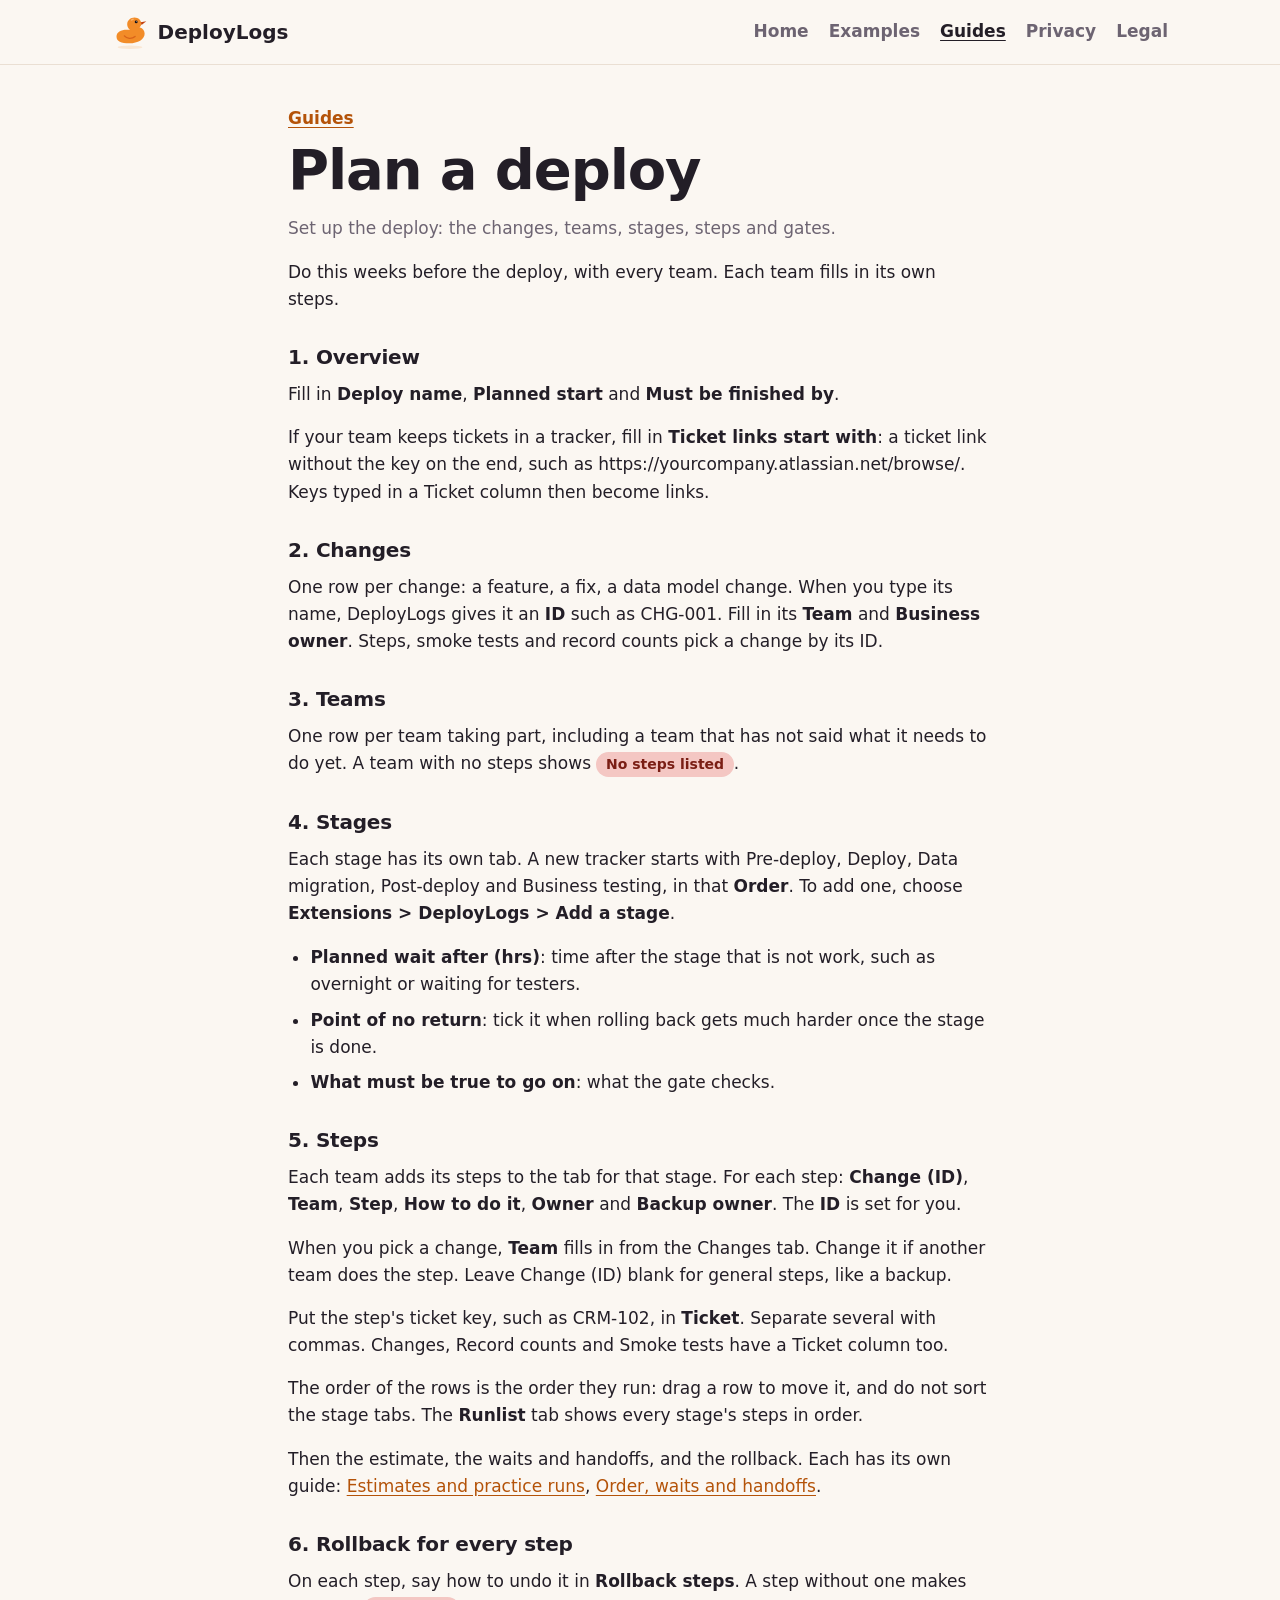
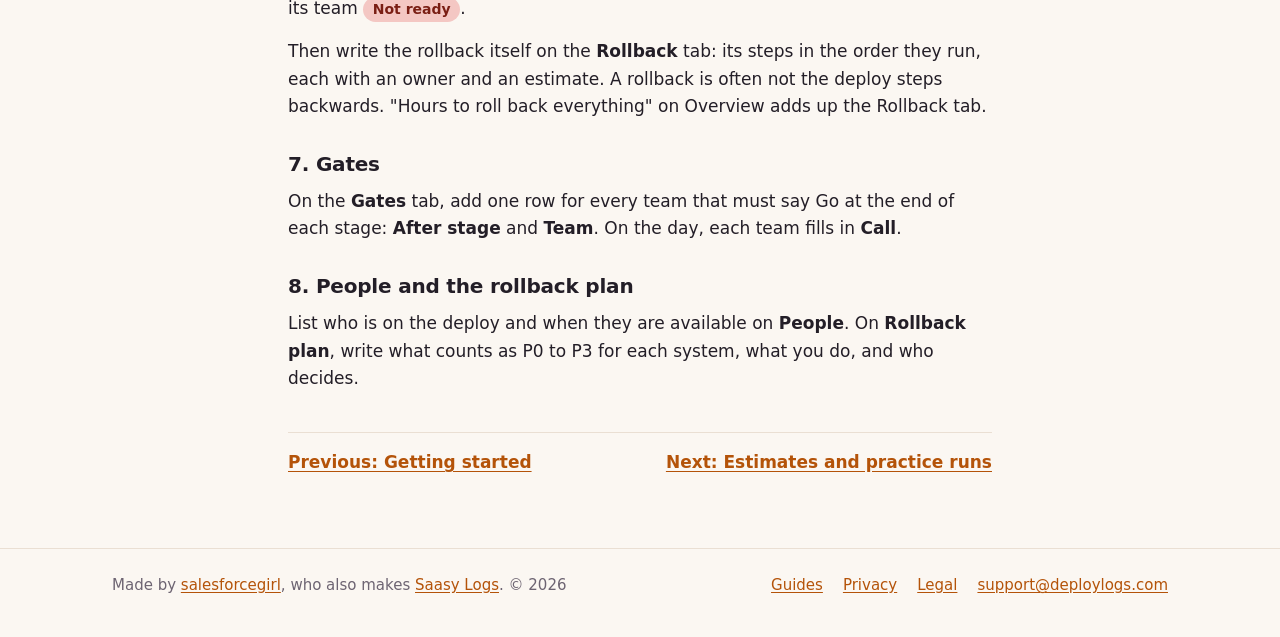
<file: guides/plan-a-deploy.html>
<!doctype html>
<html lang="en">
<head>
<meta charset="utf-8">
<meta name="viewport" content="width=device-width, initial-scale=1">
<title>Plan a deploy · DeployLogs</title>
<meta name="description" content="Set up the deploy: the changes, teams, stages, steps and gates.">
<link rel="canonical" href="https://deploylogs.com/guides/plan-a-deploy.html">
<meta name="theme-color" content="#fbf7f2" media="(prefers-color-scheme: light)">
<meta name="theme-color" content="#16131a" media="(prefers-color-scheme: dark)">
<meta property="og:type" content="website">
<meta property="og:url" content="https://deploylogs.com/guides/plan-a-deploy.html">
<meta property="og:site_name" content="DeployLogs">
<meta property="og:title" content="Plan a deploy · DeployLogs">
<meta property="og:description" content="Set up the deploy: the changes, teams, stages, steps and gates.">
<meta property="og:image" content="https://deploylogs.com/og-image.png?v=1">
<meta property="og:image:width" content="1200">
<meta property="og:image:height" content="630">
<meta property="og:image:alt" content="An orange rubber duck beside the words DeployLogs, Rubber duck deploys">
<meta name="twitter:card" content="summary_large_image">
<meta name="twitter:image" content="https://deploylogs.com/og-image.png?v=1">
<link rel="icon" type="image/svg+xml" href="/favicon.svg?v=1">
<link rel="icon" href="/favicon.ico?v=1" sizes="any">
<link rel="apple-touch-icon" href="/apple-touch-icon.png?v=1">
<link rel="stylesheet" href="/styles.css?v=6">
</head>
<body>
<a class="skip" href="#main">Skip to content</a>

<header class="site-bar">
  <div class="wrap">
    <a class="brand" href="/"><img src="/brand/logo.svg" alt="" width="36" height="36"><span>DeployLogs</span></a>
    <nav class="site-nav" aria-label="Site">
      <ul>
        <li><a href="/">Home</a></li>
        <li><a href="/examples.html">Examples</a></li>
        <li><a href="/guides/" aria-current="page">Guides</a></li>
        <li><a href="/privacy.html">Privacy</a></li>
        <li><a href="/legal.html">Legal</a></li>
      </ul>
    </nav>
  </div>
</header>

<main id="main">
  <article class="wrap legal guide">
    <p class="crumb"><a href="/guides/">Guides</a></p>
    <h1>Plan a deploy</h1>
    <p class="section-lede">Set up the deploy: the changes, teams, stages, steps and gates.</p>

<p>Do this weeks before the deploy, with every team. Each team fills in its own steps.</p>
<h2>1. Overview</h2>
<p>Fill in <strong>Deploy name</strong>, <strong>Planned start</strong> and <strong>Must be finished by</strong>.</p>
<p>If your team keeps tickets in a tracker, fill in <strong>Ticket links start with</strong>: a ticket link without the key on the end, such as https://yourcompany.atlassian.net/browse/. Keys typed in a Ticket column then become links.</p>
<h2>2. Changes</h2>
<p>One row per change: a feature, a fix, a data model change. When you type its name, DeployLogs gives it an <strong>ID</strong> such as CHG-001. Fill in its <strong>Team</strong> and <strong>Business owner</strong>. Steps, smoke tests and record counts pick a change by its ID.</p>
<h2>3. Teams</h2>
<p>One row per team taking part, including a team that has not said what it needs to do yet. A team with no steps shows <span class="chip bad">No steps listed</span>.</p>
<h2>4. Stages</h2>
<p>Each stage has its own tab. A new tracker starts with Pre-deploy, Deploy, Data migration, Post-deploy and Business testing, in that <strong>Order</strong>. To add one, choose <strong>Extensions &gt; DeployLogs &gt; Add a stage</strong>.</p>
<ul>
  <li><strong>Planned wait after (hrs)</strong>: time after the stage that is not work, such as overnight or waiting for testers.</li>
  <li><strong>Point of no return</strong>: tick it when rolling back gets much harder once the stage is done.</li>
  <li><strong>What must be true to go on</strong>: what the gate checks.</li>
</ul>
<h2>5. Steps</h2>
<p>Each team adds its steps to the tab for that stage. For each step: <strong>Change (ID)</strong>, <strong>Team</strong>, <strong>Step</strong>, <strong>How to do it</strong>, <strong>Owner</strong> and <strong>Backup owner</strong>. The <strong>ID</strong> is set for you.</p>
<p>When you pick a change, <strong>Team</strong> fills in from the Changes tab. Change it if another team does the step. Leave Change (ID) blank for general steps, like a backup.</p>
<p>Put the step's ticket key, such as CRM-102, in <strong>Ticket</strong>. Separate several with commas. Changes, Record counts and Smoke tests have a Ticket column too.</p>
<p>The order of the rows is the order they run: drag a row to move it, and do not sort the stage tabs. The <strong>Runlist</strong> tab shows every stage's steps in order.</p>
<p>Then the estimate, the waits and handoffs, and the rollback. Each has its own guide: <a href="estimates.html">Estimates and practice runs</a>, <a href="order-and-handoffs.html">Order, waits and handoffs</a>.</p>
<h2>6. Rollback for every step</h2>
<p>On each step, say how to undo it in <strong>Rollback steps</strong>. A step without one makes its team <span class="chip bad">Not ready</span>.</p>
<p>Then write the rollback itself on the <strong>Rollback</strong> tab: its steps in the order they run, each with an owner and an estimate. A rollback is often not the deploy steps backwards. "Hours to roll back everything" on Overview adds up the Rollback tab.</p>
<h2>7. Gates</h2>
<p>On the <strong>Gates</strong> tab, add one row for every team that must say Go at the end of each stage: <strong>After stage</strong> and <strong>Team</strong>. On the day, each team fills in <strong>Call</strong>.</p>
<h2>8. People and the rollback plan</h2>
<p>List who is on the deploy and when they are available on <strong>People</strong>. On <strong>Rollback plan</strong>, write what counts as P0 to P3 for each system, what you do, and who decides.</p>

    <nav class="guide-nav" aria-label="Guides"><p><a href="getting-started.html">Previous: Getting started</a></p><p><a href="estimates.html">Next: Estimates and practice runs</a></p></nav>
  </article>

</main>

<footer>
  <div class="wrap footer-grid">
    <p>Made by <a href="https://salesforcegirl.org">salesforcegirl</a>, who also makes <a href="https://saasylogs.com">Saasy Logs</a>. © 2026</p>
    <ul>
      <li><a href="/guides/">Guides</a></li>
      <li><a href="/privacy.html">Privacy</a></li>
      <li><a href="/legal.html">Legal</a></li>
      <li><a href="mailto:support@deploylogs.com">support@deploylogs.com</a></li>
    </ul>
  </div>
</footer>
<script data-goatcounter="https://deploylogs.goatcounter.com/count" async src="/count.js?v=1"></script>
</body>
</html>
</file>
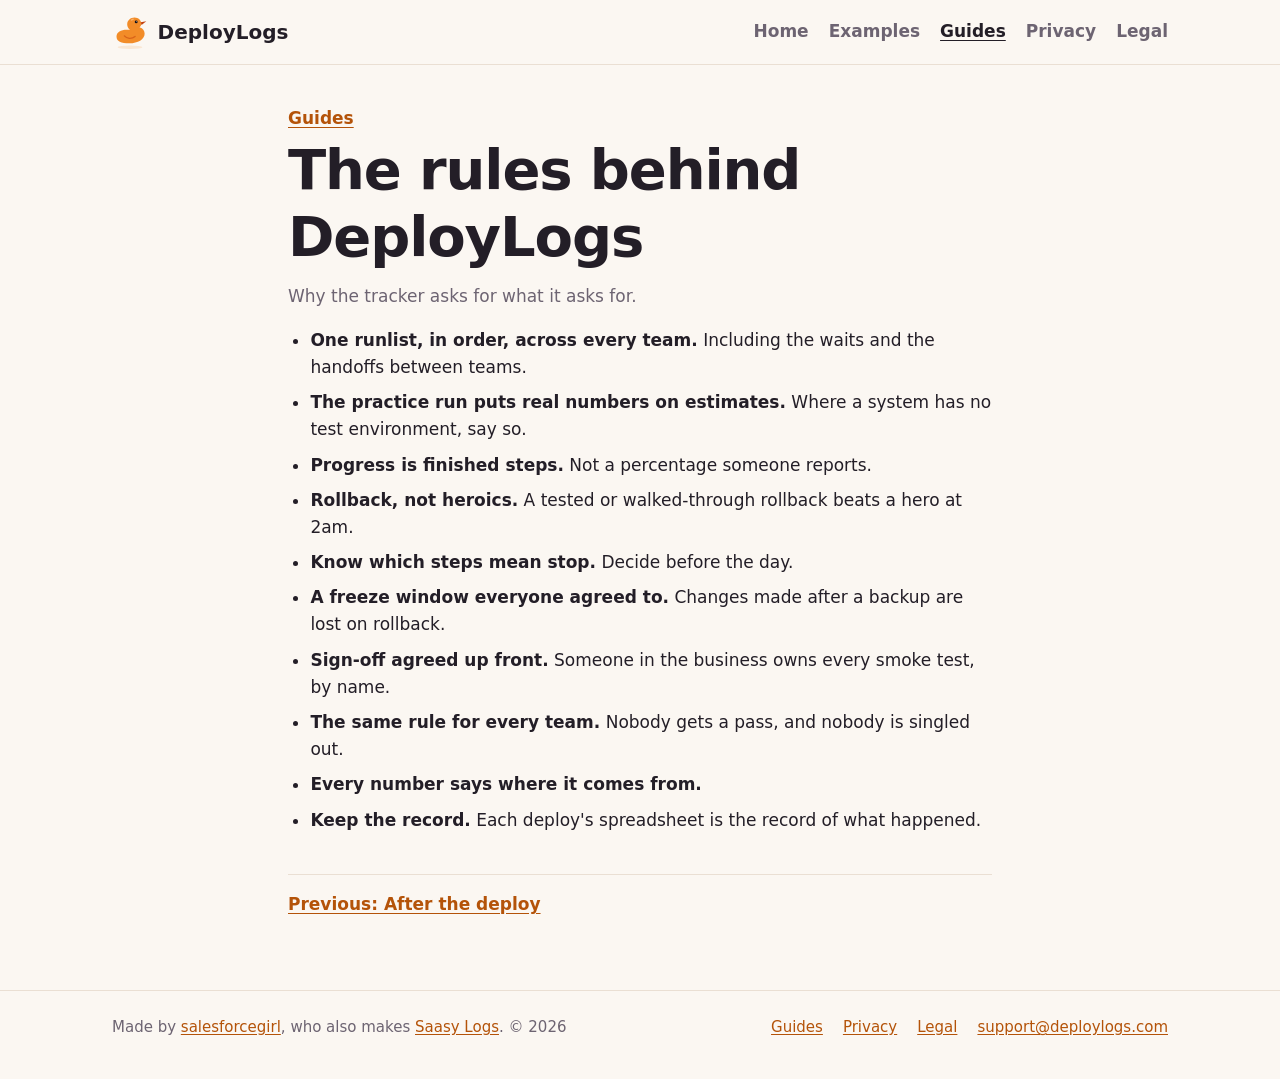
<file: guides/principles.html>
<!doctype html>
<html lang="en">
<head>
<meta charset="utf-8">
<meta name="viewport" content="width=device-width, initial-scale=1">
<title>The rules behind DeployLogs · DeployLogs</title>
<meta name="description" content="Why the tracker asks for what it asks for.">
<link rel="canonical" href="https://deploylogs.com/guides/principles.html">
<meta name="theme-color" content="#fbf7f2" media="(prefers-color-scheme: light)">
<meta name="theme-color" content="#16131a" media="(prefers-color-scheme: dark)">
<meta property="og:type" content="website">
<meta property="og:url" content="https://deploylogs.com/guides/principles.html">
<meta property="og:site_name" content="DeployLogs">
<meta property="og:title" content="The rules behind DeployLogs · DeployLogs">
<meta property="og:description" content="Why the tracker asks for what it asks for.">
<meta property="og:image" content="https://deploylogs.com/og-image.png?v=1">
<meta property="og:image:width" content="1200">
<meta property="og:image:height" content="630">
<meta property="og:image:alt" content="An orange rubber duck beside the words DeployLogs, Rubber duck deploys">
<meta name="twitter:card" content="summary_large_image">
<meta name="twitter:image" content="https://deploylogs.com/og-image.png?v=1">
<link rel="icon" type="image/svg+xml" href="/favicon.svg?v=1">
<link rel="icon" href="/favicon.ico?v=1" sizes="any">
<link rel="apple-touch-icon" href="/apple-touch-icon.png?v=1">
<link rel="stylesheet" href="/styles.css?v=6">
</head>
<body>
<a class="skip" href="#main">Skip to content</a>

<header class="site-bar">
  <div class="wrap">
    <a class="brand" href="/"><img src="/brand/logo.svg" alt="" width="36" height="36"><span>DeployLogs</span></a>
    <nav class="site-nav" aria-label="Site">
      <ul>
        <li><a href="/">Home</a></li>
        <li><a href="/examples.html">Examples</a></li>
        <li><a href="/guides/" aria-current="page">Guides</a></li>
        <li><a href="/privacy.html">Privacy</a></li>
        <li><a href="/legal.html">Legal</a></li>
      </ul>
    </nav>
  </div>
</header>

<main id="main">
  <article class="wrap legal guide">
    <p class="crumb"><a href="/guides/">Guides</a></p>
    <h1>The rules behind DeployLogs</h1>
    <p class="section-lede">Why the tracker asks for what it asks for.</p>

<ul class="rules">
  <li><strong>One runlist, in order, across every team.</strong> Including the waits and the handoffs between teams.</li>
  <li><strong>The practice run puts real numbers on estimates.</strong> Where a system has no test environment, say so.</li>
  <li><strong>Progress is finished steps.</strong> Not a percentage someone reports.</li>
  <li><strong>Rollback, not heroics.</strong> A tested or walked-through rollback beats a hero at 2am.</li>
  <li><strong>Know which steps mean stop.</strong> Decide before the day.</li>
  <li><strong>A freeze window everyone agreed to.</strong> Changes made after a backup are lost on rollback.</li>
  <li><strong>Sign-off agreed up front.</strong> Someone in the business owns every smoke test, by name.</li>
  <li><strong>The same rule for every team.</strong> Nobody gets a pass, and nobody is singled out.</li>
  <li><strong>Every number says where it comes from.</strong></li>
  <li><strong>Keep the record.</strong> Each deploy's spreadsheet is the record of what happened.</li>
</ul>

    <nav class="guide-nav" aria-label="Guides"><p><a href="after-the-deploy.html">Previous: After the deploy</a></p></nav>
  </article>

</main>

<footer>
  <div class="wrap footer-grid">
    <p>Made by <a href="https://salesforcegirl.org">salesforcegirl</a>, who also makes <a href="https://saasylogs.com">Saasy Logs</a>. © 2026</p>
    <ul>
      <li><a href="/guides/">Guides</a></li>
      <li><a href="/privacy.html">Privacy</a></li>
      <li><a href="/legal.html">Legal</a></li>
      <li><a href="mailto:support@deploylogs.com">support@deploylogs.com</a></li>
    </ul>
  </div>
</footer>
<script data-goatcounter="https://deploylogs.goatcounter.com/count" async src="/count.js?v=1"></script>
</body>
</html>
</file>
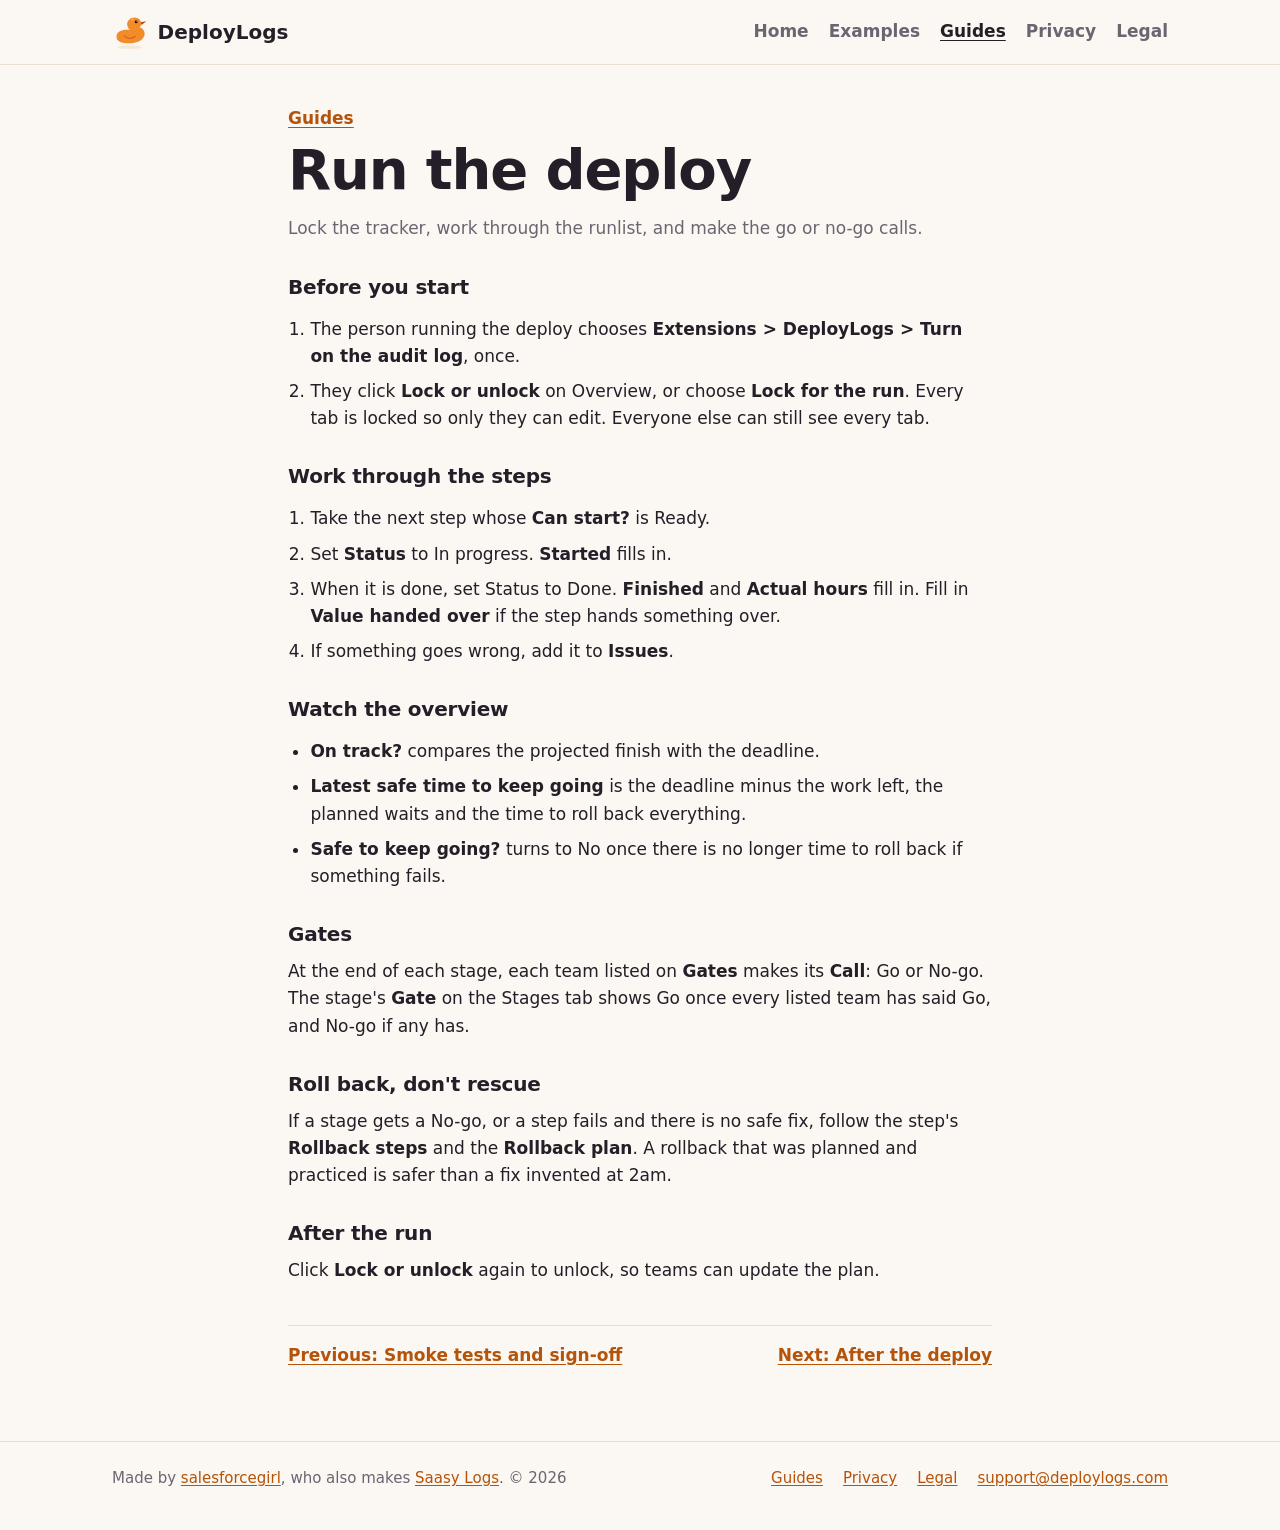
<file: guides/run-the-deploy.html>
<!doctype html>
<html lang="en">
<head>
<meta charset="utf-8">
<meta name="viewport" content="width=device-width, initial-scale=1">
<title>Run the deploy · DeployLogs</title>
<meta name="description" content="Lock the tracker, work through the runlist, and make the go or no-go calls.">
<link rel="canonical" href="https://deploylogs.com/guides/run-the-deploy.html">
<meta name="theme-color" content="#fbf7f2" media="(prefers-color-scheme: light)">
<meta name="theme-color" content="#16131a" media="(prefers-color-scheme: dark)">
<meta property="og:type" content="website">
<meta property="og:url" content="https://deploylogs.com/guides/run-the-deploy.html">
<meta property="og:site_name" content="DeployLogs">
<meta property="og:title" content="Run the deploy · DeployLogs">
<meta property="og:description" content="Lock the tracker, work through the runlist, and make the go or no-go calls.">
<meta property="og:image" content="https://deploylogs.com/og-image.png?v=1">
<meta property="og:image:width" content="1200">
<meta property="og:image:height" content="630">
<meta property="og:image:alt" content="An orange rubber duck beside the words DeployLogs, Rubber duck deploys">
<meta name="twitter:card" content="summary_large_image">
<meta name="twitter:image" content="https://deploylogs.com/og-image.png?v=1">
<link rel="icon" type="image/svg+xml" href="/favicon.svg?v=1">
<link rel="icon" href="/favicon.ico?v=1" sizes="any">
<link rel="apple-touch-icon" href="/apple-touch-icon.png?v=1">
<link rel="stylesheet" href="/styles.css?v=6">
</head>
<body>
<a class="skip" href="#main">Skip to content</a>

<header class="site-bar">
  <div class="wrap">
    <a class="brand" href="/"><img src="/brand/logo.svg" alt="" width="36" height="36"><span>DeployLogs</span></a>
    <nav class="site-nav" aria-label="Site">
      <ul>
        <li><a href="/">Home</a></li>
        <li><a href="/examples.html">Examples</a></li>
        <li><a href="/guides/" aria-current="page">Guides</a></li>
        <li><a href="/privacy.html">Privacy</a></li>
        <li><a href="/legal.html">Legal</a></li>
      </ul>
    </nav>
  </div>
</header>

<main id="main">
  <article class="wrap legal guide">
    <p class="crumb"><a href="/guides/">Guides</a></p>
    <h1>Run the deploy</h1>
    <p class="section-lede">Lock the tracker, work through the runlist, and make the go or no-go calls.</p>

<h2>Before you start</h2>
<ol>
  <li>The person running the deploy chooses <strong>Extensions &gt; DeployLogs &gt; Turn on the audit log</strong>, once.</li>
  <li>They click <strong>Lock or unlock</strong> on Overview, or choose <strong>Lock for the run</strong>. Every tab is locked so only they can edit. Everyone else can still see every tab.</li>
</ol>
<h2>Work through the steps</h2>
<ol>
  <li>Take the next step whose <strong>Can start?</strong> is Ready.</li>
  <li>Set <strong>Status</strong> to In progress. <strong>Started</strong> fills in.</li>
  <li>When it is done, set Status to Done. <strong>Finished</strong> and <strong>Actual hours</strong> fill in. Fill in <strong>Value handed over</strong> if the step hands something over.</li>
  <li>If something goes wrong, add it to <strong>Issues</strong>.</li>
</ol>
<h2>Watch the overview</h2>
<ul>
  <li><strong>On track?</strong> compares the projected finish with the deadline.</li>
  <li><strong>Latest safe time to keep going</strong> is the deadline minus the work left, the planned waits and the time to roll back everything.</li>
  <li><strong>Safe to keep going?</strong> turns to No once there is no longer time to roll back if something fails.</li>
</ul>
<h2>Gates</h2>
<p>At the end of each stage, each team listed on <strong>Gates</strong> makes its <strong>Call</strong>: Go or No-go. The stage's <strong>Gate</strong> on the Stages tab shows Go once every listed team has said Go, and No-go if any has.</p>
<h2>Roll back, don't rescue</h2>
<p>If a stage gets a No-go, or a step fails and there is no safe fix, follow the step's <strong>Rollback steps</strong> and the <strong>Rollback plan</strong>. A rollback that was planned and practiced is safer than a fix invented at 2am.</p>
<h2>After the run</h2>
<p>Click <strong>Lock or unlock</strong> again to unlock, so teams can update the plan.</p>

    <nav class="guide-nav" aria-label="Guides"><p><a href="smoke-tests-and-sign-off.html">Previous: Smoke tests and sign-off</a></p><p><a href="after-the-deploy.html">Next: After the deploy</a></p></nav>
  </article>

</main>

<footer>
  <div class="wrap footer-grid">
    <p>Made by <a href="https://salesforcegirl.org">salesforcegirl</a>, who also makes <a href="https://saasylogs.com">Saasy Logs</a>. © 2026</p>
    <ul>
      <li><a href="/guides/">Guides</a></li>
      <li><a href="/privacy.html">Privacy</a></li>
      <li><a href="/legal.html">Legal</a></li>
      <li><a href="mailto:support@deploylogs.com">support@deploylogs.com</a></li>
    </ul>
  </div>
</footer>
<script data-goatcounter="https://deploylogs.goatcounter.com/count" async src="/count.js?v=1"></script>
</body>
</html>
</file>
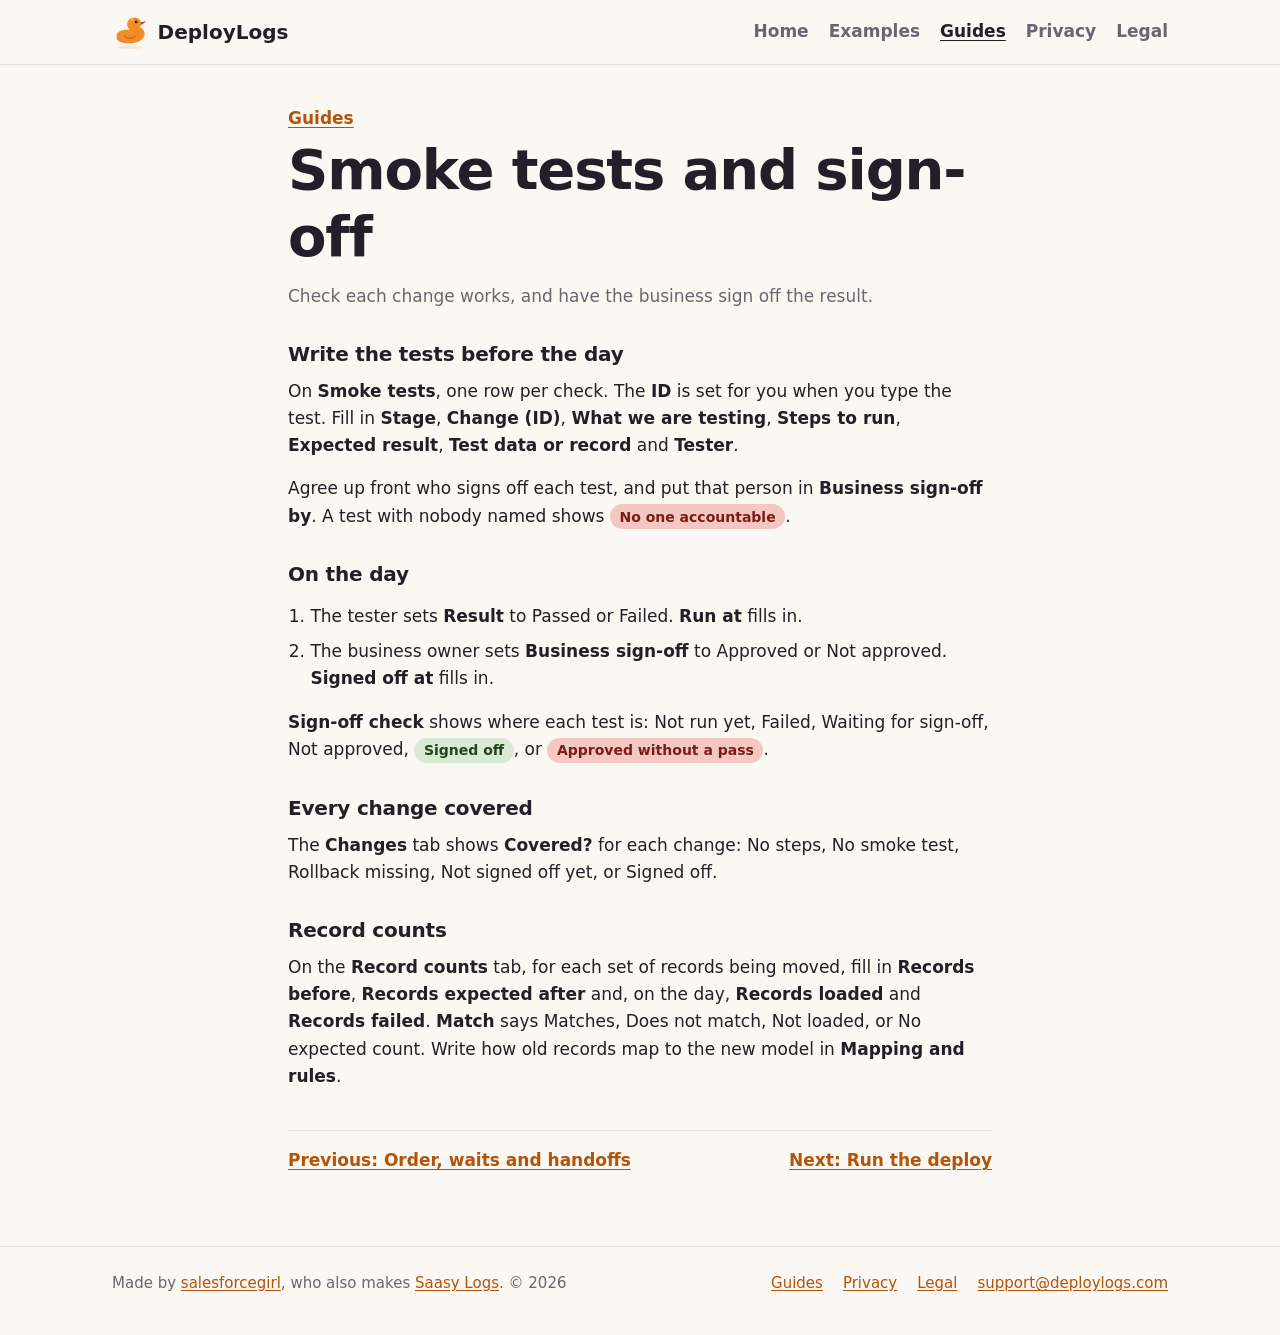
<file: guides/smoke-tests-and-sign-off.html>
<!doctype html>
<html lang="en">
<head>
<meta charset="utf-8">
<meta name="viewport" content="width=device-width, initial-scale=1">
<title>Smoke tests and sign-off · DeployLogs</title>
<meta name="description" content="Check each change works, and have the business sign off the result.">
<link rel="canonical" href="https://deploylogs.com/guides/smoke-tests-and-sign-off.html">
<meta name="theme-color" content="#fbf7f2" media="(prefers-color-scheme: light)">
<meta name="theme-color" content="#16131a" media="(prefers-color-scheme: dark)">
<meta property="og:type" content="website">
<meta property="og:url" content="https://deploylogs.com/guides/smoke-tests-and-sign-off.html">
<meta property="og:site_name" content="DeployLogs">
<meta property="og:title" content="Smoke tests and sign-off · DeployLogs">
<meta property="og:description" content="Check each change works, and have the business sign off the result.">
<meta property="og:image" content="https://deploylogs.com/og-image.png?v=1">
<meta property="og:image:width" content="1200">
<meta property="og:image:height" content="630">
<meta property="og:image:alt" content="An orange rubber duck beside the words DeployLogs, Rubber duck deploys">
<meta name="twitter:card" content="summary_large_image">
<meta name="twitter:image" content="https://deploylogs.com/og-image.png?v=1">
<link rel="icon" type="image/svg+xml" href="/favicon.svg?v=1">
<link rel="icon" href="/favicon.ico?v=1" sizes="any">
<link rel="apple-touch-icon" href="/apple-touch-icon.png?v=1">
<link rel="stylesheet" href="/styles.css?v=6">
</head>
<body>
<a class="skip" href="#main">Skip to content</a>

<header class="site-bar">
  <div class="wrap">
    <a class="brand" href="/"><img src="/brand/logo.svg" alt="" width="36" height="36"><span>DeployLogs</span></a>
    <nav class="site-nav" aria-label="Site">
      <ul>
        <li><a href="/">Home</a></li>
        <li><a href="/examples.html">Examples</a></li>
        <li><a href="/guides/" aria-current="page">Guides</a></li>
        <li><a href="/privacy.html">Privacy</a></li>
        <li><a href="/legal.html">Legal</a></li>
      </ul>
    </nav>
  </div>
</header>

<main id="main">
  <article class="wrap legal guide">
    <p class="crumb"><a href="/guides/">Guides</a></p>
    <h1>Smoke tests and sign-off</h1>
    <p class="section-lede">Check each change works, and have the business sign off the result.</p>

<h2>Write the tests before the day</h2>
<p>On <strong>Smoke tests</strong>, one row per check. The <strong>ID</strong> is set for you when you type the test. Fill in <strong>Stage</strong>, <strong>Change (ID)</strong>, <strong>What we are testing</strong>, <strong>Steps to run</strong>, <strong>Expected result</strong>, <strong>Test data or record</strong> and <strong>Tester</strong>.</p>
<p>Agree up front who signs off each test, and put that person in <strong>Business sign-off by</strong>. A test with nobody named shows <span class="chip bad">No one accountable</span>.</p>
<h2>On the day</h2>
<ol>
  <li>The tester sets <strong>Result</strong> to Passed or Failed. <strong>Run at</strong> fills in.</li>
  <li>The business owner sets <strong>Business sign-off</strong> to Approved or Not approved. <strong>Signed off at</strong> fills in.</li>
</ol>
<p><strong>Sign-off check</strong> shows where each test is: Not run yet, Failed, Waiting for sign-off, Not approved, <span class="chip good">Signed off</span>, or <span class="chip bad">Approved without a pass</span>.</p>
<h2>Every change covered</h2>
<p>The <strong>Changes</strong> tab shows <strong>Covered?</strong> for each change: No steps, No smoke test, Rollback missing, Not signed off yet, or Signed off.</p>
<h2>Record counts</h2>
<p>On the <strong>Record counts</strong> tab, for each set of records being moved, fill in <strong>Records before</strong>, <strong>Records expected after</strong> and, on the day, <strong>Records loaded</strong> and <strong>Records failed</strong>. <strong>Match</strong> says Matches, Does not match, Not loaded, or No expected count. Write how old records map to the new model in <strong>Mapping and rules</strong>.</p>

    <nav class="guide-nav" aria-label="Guides"><p><a href="order-and-handoffs.html">Previous: Order, waits and handoffs</a></p><p><a href="run-the-deploy.html">Next: Run the deploy</a></p></nav>
  </article>

</main>

<footer>
  <div class="wrap footer-grid">
    <p>Made by <a href="https://salesforcegirl.org">salesforcegirl</a>, who also makes <a href="https://saasylogs.com">Saasy Logs</a>. © 2026</p>
    <ul>
      <li><a href="/guides/">Guides</a></li>
      <li><a href="/privacy.html">Privacy</a></li>
      <li><a href="/legal.html">Legal</a></li>
      <li><a href="mailto:support@deploylogs.com">support@deploylogs.com</a></li>
    </ul>
  </div>
</footer>
<script data-goatcounter="https://deploylogs.goatcounter.com/count" async src="/count.js?v=1"></script>
</body>
</html>
</file>
<file: styles.css>
/* ==========================================================================
   DeployLogs — deploylogs.com
   ==========================================================================
   One stylesheet for every page. No build step, no framework, nothing inline
   in the HTML (decided 18 Oct: styles live here, not in the pages).

   THE DUCK THEME, shared with salesforcegirl.org. The duck itself is always
   the bright orange #f28c28: it is decoration, so it does not have to pass
   text contrast. Text and buttons use the deeper oranges, which do.

   Contrast, measured 18 Oct (WCAG 2.2 AA needs 4.5:1 for text):
     Light  ink #231e27 on page #fbf7f2 ............ 15.3:1
            muted #6d6472 on page .................. 5.3:1  (4.87 on #f4ede5)
            accent #b45309 on page ................. 4.71:1 (#d9650b failed at 3.4)
            white on accent #b45309 ................ 5.02:1
            hover #9a3412 on page .................. 6.85:1
     Dark   text #efe9e4 on page #16131a ........... 15.27:1
            muted #a39aa8 on page .................. 6.78:1
            accent #f28c28 on page ................. 7.49:1
            ink #1a1208 on accent #f28c28 .......... 7.55:1
            hover #f6a85c on page .................. 9.35:1  (#c2410c, the
              light theme's hover, measured 3.55:1 here and failed)
     Chips  good 8.53:1, warn 7.92:1, bad 6.82:1, and every chip carries a
            word, so colour is never the only signal.

   Light is the default; dark follows the reader's system setting.
   ========================================================================== */

:root {
  color-scheme: light dark;

  --bg: #fbf7f2;
  --surface: #ffffff;
  --surface-2: #f4ede5;
  --border: #eadfd3;
  --text: #231e27;
  --muted: #6d6472;
  --accent: #b45309;
  --accent-deep: #9a3412;
  --on-accent: #ffffff;
  --duck: #f28c28;
  --eye: #231e27;
  --focus: #231e27;

  --good-bg: #d9ead3; --good-fg: #1e4620;
  --warn-bg: #fce8b2; --warn-fg: #5c4000;
  --bad-bg:  #f4c7c3; --bad-fg:  #7a1e14;

  --radius: 0.75rem;
  --wrap: 68rem;
}

@media (prefers-color-scheme: dark) {
  :root {
    --bg: #16131a;
    --surface: #1f1b24;
    --surface-2: #26212d;
    --border: #332d3b;
    --text: #efe9e4;
    --muted: #a39aa8;
    --accent: #f28c28;
    --accent-deep: #f6a85c;
    --on-accent: #1a1208;
    --eye: #16131a;
    --focus: #efe9e4;
  }
}

/* ---------------------------------------------------------------- base --- */

*, *::before, *::after { box-sizing: border-box; }

html { -webkit-text-size-adjust: 100%; }

body {
  margin: 0;
  background: var(--bg);
  color: var(--text);
  font-family: system-ui, -apple-system, "Segoe UI", Roboto, Helvetica, Arial, sans-serif;
  font-size: 1.0625rem;
  line-height: 1.6;
}

a { color: var(--accent); text-underline-offset: 0.15em; }
a:hover { color: var(--accent-deep); }

:focus-visible {
  outline: 3px solid var(--focus);
  outline-offset: 3px;
  border-radius: 0.25rem;
}

h1, h2, h3 { line-height: 1.2; margin: 0 0 0.75rem; }
h1 { font-size: clamp(2.25rem, 6vw, 3.5rem); letter-spacing: -0.02em; }
h2 { font-size: clamp(1.5rem, 3.5vw, 2rem); letter-spacing: -0.01em; }
h3 { font-size: 1.125rem; }

p { margin: 0 0 1rem; }

.wrap {
  width: 100%;
  max-width: var(--wrap);
  margin: 0 auto;
  padding: 0 1rem;
}

.skip {
  position: absolute;
  left: 1rem;
  top: -10rem;
  background: var(--surface);
  color: var(--text);
  padding: 0.5rem 1rem;
  border-radius: 0.5rem;
  z-index: 10;
}
.skip:focus { top: 1rem; }

.sr-only {
  position: absolute; width: 1px; height: 1px; padding: 0; margin: -1px;
  overflow: hidden; clip: rect(0 0 0 0); white-space: nowrap; border: 0;
}

/* ------------------------------------------------------------- site bar --- */

.site-bar { border-bottom: 1px solid var(--border); }

.site-bar .wrap {
  display: flex;
  flex-wrap: wrap;
  align-items: center;
  justify-content: space-between;
  gap: 0.5rem 1.5rem;
  min-height: 4rem;
}

.brand {
  display: inline-flex;
  align-items: center;
  gap: 0.6rem;
  font-weight: 700;
  font-size: 1.25rem;
  color: var(--text);
  text-decoration: none;
}
.brand img { width: 2.25rem; height: auto; }
.brand:hover { color: var(--text); }

.site-nav ul {
  display: flex;
  flex-wrap: wrap;
  gap: 0.25rem 1.25rem;
  list-style: none;
  margin: 0;
  padding: 0;
}
.site-nav a { color: var(--muted); text-decoration: none; font-weight: 600; }
.site-nav a:hover, .site-nav a[aria-current="page"] { color: var(--text); text-decoration: underline; }

/* ----------------------------------------------------------------- hero --- */

.hero { padding: 3.5rem 0 2.5rem; }

.hero-grid {
  display: grid;
  grid-template-columns: 1fr;
  gap: 2rem;
  align-items: center;
}
@media (min-width: 52rem) {
  .hero-grid { grid-template-columns: 1.4fr 1fr; }
}

.hero-duck { width: min(18rem, 70vw); height: auto; justify-self: center; }

.eyebrow {
  color: var(--accent);
  font-weight: 700;
  letter-spacing: 0.04em;
  text-transform: uppercase;
  font-size: 0.875rem;
  margin-bottom: 0.5rem;
}

.lede { font-size: 1.1875rem; color: var(--text); max-width: 40rem; }
.lede.small { font-size: 1.0625rem; color: var(--muted); }

.actions { display: flex; flex-wrap: wrap; gap: 0.75rem; margin-top: 1.5rem; }

.button {
  display: inline-block;
  padding: 0.7rem 1.2rem;
  border-radius: 0.5rem;
  border: 2px solid var(--accent);
  background: var(--accent);
  color: var(--on-accent);
  font-weight: 700;
  text-decoration: none;
}
.button:hover { background: var(--accent-deep); border-color: var(--accent-deep); color: var(--on-accent); }
.button.ghost { background: transparent; color: var(--accent); }
.button.ghost:hover { background: var(--surface-2); color: var(--accent-deep); }

/* ------------------------------------------------------------- sections --- */

/* Space above and below every section. This has to name .wrap: the first
   version said "main section", and .wrap's own "padding: 0 1rem" outranked
   it, so every section had no space above its heading (spotted 18 Oct). */
main section.wrap { padding-top: 2.5rem; padding-bottom: 2.5rem; }

.section-lede { color: var(--muted); max-width: 44rem; }

.note { color: var(--muted); font-size: 0.9375rem; margin-top: 1rem; }

.cards {
  display: grid;
  grid-template-columns: repeat(auto-fit, minmax(min(100%, 17rem), 1fr));
  gap: 1rem;
  margin-top: 1.5rem;
}

.card {
  background: var(--surface);
  border: 1px solid var(--border);
  border-radius: var(--radius);
  padding: 1.25rem;
}
.card p:last-child { margin-bottom: 0; }

.card .more { font-weight: 600; }

/* A word in a coloured pill: the word carries the meaning, the colour helps. */
.chips { display: flex; flex-wrap: wrap; gap: 0.4rem; margin: 0.75rem 0 0; }
.chip {
  display: inline-block;
  padding: 0.1rem 0.6rem;
  border-radius: 999px;
  font-size: 0.875rem;
  font-weight: 600;
  white-space: nowrap;
}
.chip.good { background: var(--good-bg); color: var(--good-fg); }
.chip.warn { background: var(--warn-bg); color: var(--warn-fg); }
.chip.bad  { background: var(--bad-bg);  color: var(--bad-fg); }

.rules { padding-left: 1.25rem; max-width: 46rem; }
.rules li { margin-bottom: 0.75rem; }

.stages {
  display: grid;
  grid-template-columns: repeat(auto-fit, minmax(min(100%, 15rem), 1fr));
  gap: 1rem;
  margin-top: 1.5rem;
}
.stage {
  background: var(--surface);
  border: 1px solid var(--border);
  border-top: 4px solid var(--duck);
  border-radius: var(--radius);
  padding: 1.25rem;
}
.stage h3 { margin-bottom: 0.25rem; }
.stage-sub { color: var(--muted); font-size: 0.9375rem; }
.stage ul { padding-left: 1.1rem; margin: 0; }

/* ------------------------------------------------- sheet-style examples --- */

/* Example tables scroll sideways inside their own box, never the page. */
.sheet {
  overflow-x: auto;
  border: 1px solid var(--border);
  border-radius: 0.5rem;
  background: #ffffff;
}

.sheet-figure { margin: 1rem 0 0; }
.sheet-figure figcaption { color: var(--muted); font-size: 0.875rem; margin-bottom: 0.35rem; }

/* .gs: drawn to look like the sheet DeployLogs builds, not like the site.
   Decided 18 Oct: Saasy Logs' site once looked better than its sheet and
   had to be trued up, because that reads as false advertising. So: Arial,
   gridlines, Sheets' grey column letters and row numbers, and the exact
   colours Main.gs uses (DT_HEADER_INPUT, DT_HEADER_COMPUTED, DT_TONES).
   It stays light in dark mode, because the spreadsheet does. If Main.gs
   changes a colour, change it here too. */
.gs {
  border-collapse: collapse;
  width: 100%;
  font-family: Arial, Helvetica, sans-serif;
  font-size: 0.8125rem;
  line-height: 1.35;
  color: #000000;
  background: #ffffff;
}
.gs.wide { min-width: 54rem; }
.gs th, .gs td {
  border: 1px solid #e2e3e3;
  padding: 0.25rem 0.4rem;
  text-align: left;
  vertical-align: top;
}
.gs .corner, .gs .col, .gs .rownum {
  background: #f8f9fa;
  color: #5f6368;
  font-weight: 400;
  font-size: 0.75rem;
  text-align: center;
}
.gs .rownum { width: 2.25rem; }
.gs .hd { font-weight: 700; }
.gs .hd.in   { background: #EADFD3; }
.gs .hd.calc { background: #F9D3AE; }
.gs .num { text-align: right; }
/* IDs fit their 60px column in the sheet; here the table would squeeze them. */
.gs tbody td:first-of-type { white-space: nowrap; }
.gs td.good { background: #D9EAD3; color: #1E4620; }
.gs td.warn { background: #FCE8B2; color: #5C4000; }
.gs td.bad  { background: #F4C7C3; color: #7A1E14; }
.gs td.section { background: #EADFD3; font-weight: 700; }
.gs .title { font-size: 1.125rem; font-weight: 700; }
.gs .bold { font-weight: 700; }
.gs .origin { color: #444746; }
.gs.overview td:nth-child(2) { min-width: 9rem; }

.legend { color: var(--muted); font-size: 0.875rem; margin-top: 0.5rem; }

/* The build dialog as Main.gs draws it: Arial, the dialog's own colours. */
.gs-dialog {
  max-width: 28rem;
  margin-top: 1rem;
  padding: 1.25rem;
  background: #ffffff;
  color: #231e27;
  border: 1px solid var(--border);
  border-radius: 0.5rem;
  font-family: Arial, Helvetica, sans-serif;
  font-size: 1rem;
  line-height: 1.45;
}
.gs-dialog p { margin: 0 0 0.75rem; }
.gs-dialog p:last-child { margin-bottom: 0; }
.gs-dialog-title { font-family: system-ui, sans-serif; font-size: 1.375rem; }
.gs-dialog progress { width: 100%; height: 1rem; accent-color: #b45309; margin-bottom: 0.5rem; }

/* ------------------------------------------------------------ examples --- */

.toc { padding-left: 1.25rem; columns: 2 14rem; }
.example + .example { border-top: 1px solid var(--border); }

/* ---------------------------------------------------------------- legal --- */

.legal { max-width: 46rem; padding-top: 2.5rem; padding-bottom: 2.5rem; }
.legal h2 { margin-top: 2rem; font-size: 1.375rem; }
.legal .updated { color: var(--muted); }

/* --------------------------------------------------------------- footer --- */

footer {
  border-top: 1px solid var(--border);
  margin-top: 2rem;
  padding: 1.5rem 0 2.5rem;
  color: var(--muted);
  font-size: 0.9375rem;
}
.footer-grid {
  display: flex;
  flex-wrap: wrap;
  justify-content: space-between;
  gap: 0.5rem 1.5rem;
}
footer ul { display: flex; flex-wrap: wrap; gap: 0.25rem 1.25rem; list-style: none; margin: 0; padding: 0; }
footer p { margin: 0; }

/* --------------------------------------------------------------- guides --- */

.crumb { margin-bottom: 0.25rem; font-weight: 600; }
.guide h2 { font-size: 1.25rem; }
.guide ol, .guide ul { padding-left: 1.4rem; }
.guide li { margin-bottom: 0.5rem; }
.guide .chip { white-space: normal; }
code {
  font-family: ui-monospace, SFMono-Regular, Menlo, Consolas, monospace;
  font-size: 0.9375em;
  background: var(--surface-2);
  padding: 0.05rem 0.35rem;
  border-radius: 0.25rem;
  white-space: nowrap;
}
.guide-nav { display: flex; flex-wrap: wrap; justify-content: space-between; gap: 0.5rem 1.5rem; margin-top: 2.5rem; padding-top: 1rem; border-top: 1px solid var(--border); font-weight: 600; }
.guide-nav p { margin: 0; }
.guide-list { padding-left: 1.4rem; }
.guide-list li { margin-bottom: 1rem; font-size: 1.125rem; font-weight: 600; }
.guide-summary { font-size: 1rem; font-weight: 400; color: var(--muted); }
</file>
